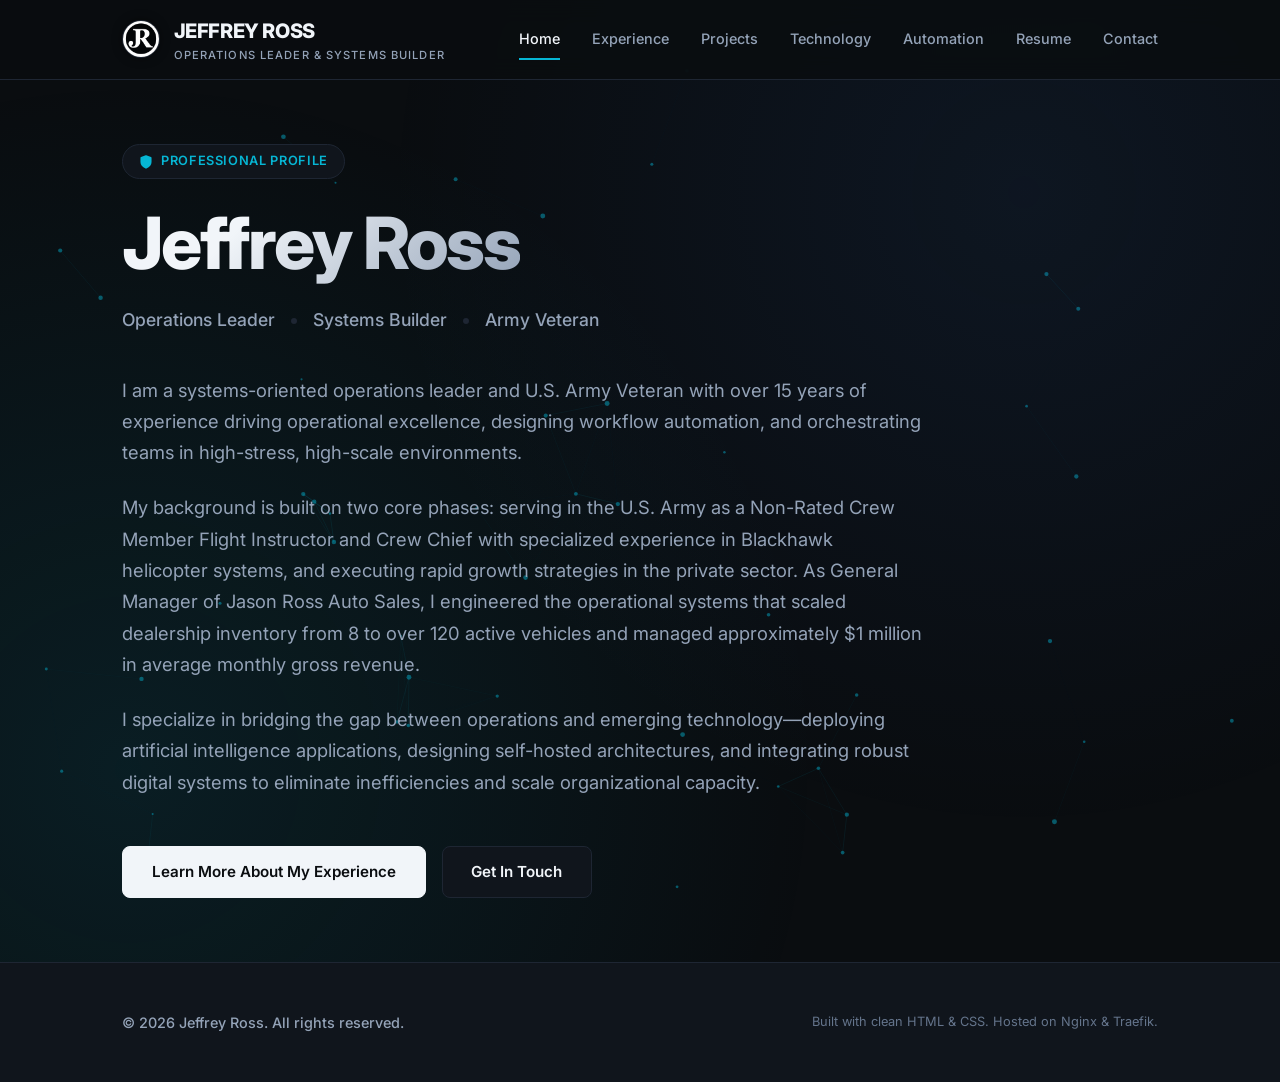
<file: index.html>
<!DOCTYPE html>
<html lang="en">
<head>
    <meta charset="UTF-8">
    <meta name="viewport" content="width=device-width, initial-scale=1.0">
    <meta name="description" content="Official website of Jeffrey Ross: Operations Leader, Systems Builder, and U.S. Army Veteran. Highlighting 15+ years of leadership, operational excellence, workflow automation, and emerging technology integration.">
    <meta name="keywords" content="Jeffrey Ross, Operations Leader, Systems Builder, Army Veteran, Flight Instructor, process engineering, workflow automation, artificial intelligence, enterprise systems, operational excellence">
    
    <!-- Open Graph / Facebook -->
    <meta property="og:type" content="website">
    <meta property="og:url" content="https://jeffreydanross.com/">
    <meta property="og:title" content="Jeffrey Ross | Operations Leader & Systems Builder">
    <meta property="og:description" content="Operations Leader and Systems Builder with 15+ years of leadership spanning military aviation flight instruction, business scale, process automation, and emerging tech.">
    <meta property="og:image" content="./images/og-card.png">

    <!-- Twitter -->
    <meta property="twitter:card" content="summary_large_image">
    <meta property="twitter:url" content="https://jeffreydanross.com/">
    <meta property="twitter:title" content="Jeffrey Ross | Operations Leader & Systems Builder">
    <meta property="twitter:description" content="Operations Leader and Systems Builder with 15+ years of leadership spanning military aviation flight instruction, business scale, process automation, and emerging tech.">
    <meta property="twitter:image" content="./images/og-card.png">

    <title>Jeffrey Ross | Operations Leader & Systems Builder</title>
    
    <!-- Favicon Links -->
    <link rel="apple-touch-icon" sizes="180x180" href="/apple-touch-icon.png">
    <link rel="icon" type="image/png" sizes="32x32" href="/favicon-32x32.png">
    <link rel="icon" type="image/png" sizes="16x16" href="/favicon-16x16.png">
    <link rel="shortcut icon" href="/favicon.ico">

    <!-- CSS Stylesheet -->
    <link rel="stylesheet" href="./css/style.css?v=1.0.2">
</head>
<body>

    <!-- Header Navigation -->
    <header class="site-header">
        <div class="container nav-container">
            <a href="/" class="logo" id="header-logo-link">
                <div class="logo-image-container">
                    <img src="./images/logo.png" alt="Jeffrey Ross Logo" class="logo-image">
                </div>
                <div class="logo-text">
                    <span class="logo-name">Jeffrey Ross</span>
                    <span class="logo-title">Operations Leader & Systems Builder</span>
                </div>
            </a>
            <button class="menu-toggle" id="mobile-menu-btn" aria-label="Toggle navigation menu" aria-expanded="false">
                <span></span>
                <span></span>
                <span></span>
            </button>
            <nav class="nav-menu" id="navigation-drawer">
                <a href="/" class="nav-link active" id="nav-home">Home</a>
                <a href="experience" class="nav-link" id="nav-experience">Experience</a>
                <a href="projects" class="nav-link" id="nav-projects">Projects</a>
                <a href="technology" class="nav-link" id="nav-technology">Technology</a>
                <a href="automation" class="nav-link" id="nav-automation">Automation</a>
                <a href="resume" class="nav-link" id="nav-resume">Resume</a>
                <a href="contact" class="nav-link" id="nav-contact">Contact</a>
            </nav>
        </div>
    </header>

    <!-- Main Content Area -->
    <main>
        <!-- Hero Section -->
        <section class="hero-section" id="hero">
            <div class="container">
                <div class="hero-content">
                    <div class="hero-badge">
                        <!-- Custom Inline SVG for Shield Check representing Veteran/Trust -->
                        <svg xmlns="http://www.w3.org/2000/svg" width="14" height="14" viewBox="0 0 24 24" fill="none" stroke="currentColor" stroke-width="3" stroke-linecap="round" stroke-linejoin="round">
                            <path d="M12 22s8-4 8-10V5l-8-3-8 3v7c0 6 8 10 8 10z"/>
                            <path d="m9 11 2 2 4-4"/>
                        </svg>
                        Professional Profile
                    </div>
                    
                    <h1 class="hero-name" id="main-heading">
                        <span>Jeffrey Ross</span>
                    </h1>
                    
                    <div class="hero-roles">
                        <span class="role-tag">Operations Leader</span>
                        <span class="role-tag">Systems Builder</span>
                        <span class="role-tag">Army Veteran</span>
                    </div>
                    
                    <div class="intro-text">
                        <p>
                            I am a systems-oriented operations leader and U.S. Army Veteran with over 15 years of experience driving operational excellence, designing workflow automation, and orchestrating teams in high-stress, high-scale environments.
                        </p>
                        <p>
                            My background is built on two core phases: serving in the U.S. Army as a Non-Rated Crew Member Flight Instructor and Crew Chief with specialized experience in Blackhawk helicopter systems, and executing rapid growth strategies in the private sector. As General Manager of Jason Ross Auto Sales, I engineered the operational systems that scaled dealership inventory from 8 to over 120 active vehicles and managed approximately $1 million in average monthly gross revenue.
                        </p>
                        <p>
                            I specialize in bridging the gap between operations and emerging technology—deploying artificial intelligence applications, designing self-hosted architectures, and integrating robust digital systems to eliminate inefficiencies and scale organizational capacity.
                        </p>
                    </div>
                    
                    <div class="cta-group">
                        <a href="experience" class="btn btn-primary" id="cta-learn-more">Learn More About My Experience</a>
                        <a href="contact" class="btn btn-secondary" id="cta-contact">Get In Touch</a>
                    </div>
                </div>
            </div>
        </section>
    </main>

    <!-- Footer Section -->
    <footer class="site-footer" id="site-footer">
        <div class="container footer-content">
            <div class="footer-copyright">
                &copy; 2026 Jeffrey Ross. All rights reserved.
            </div>
            <div class="footer-notes">
                Built with clean HTML & CSS. Hosted on Nginx & Traefik.
            </div>
        </div>
    </footer>

    <!-- JavaScript Control Logic -->
    <script src="./js/main.js?v=1.0.2"></script>
</body>
</html>
</file>
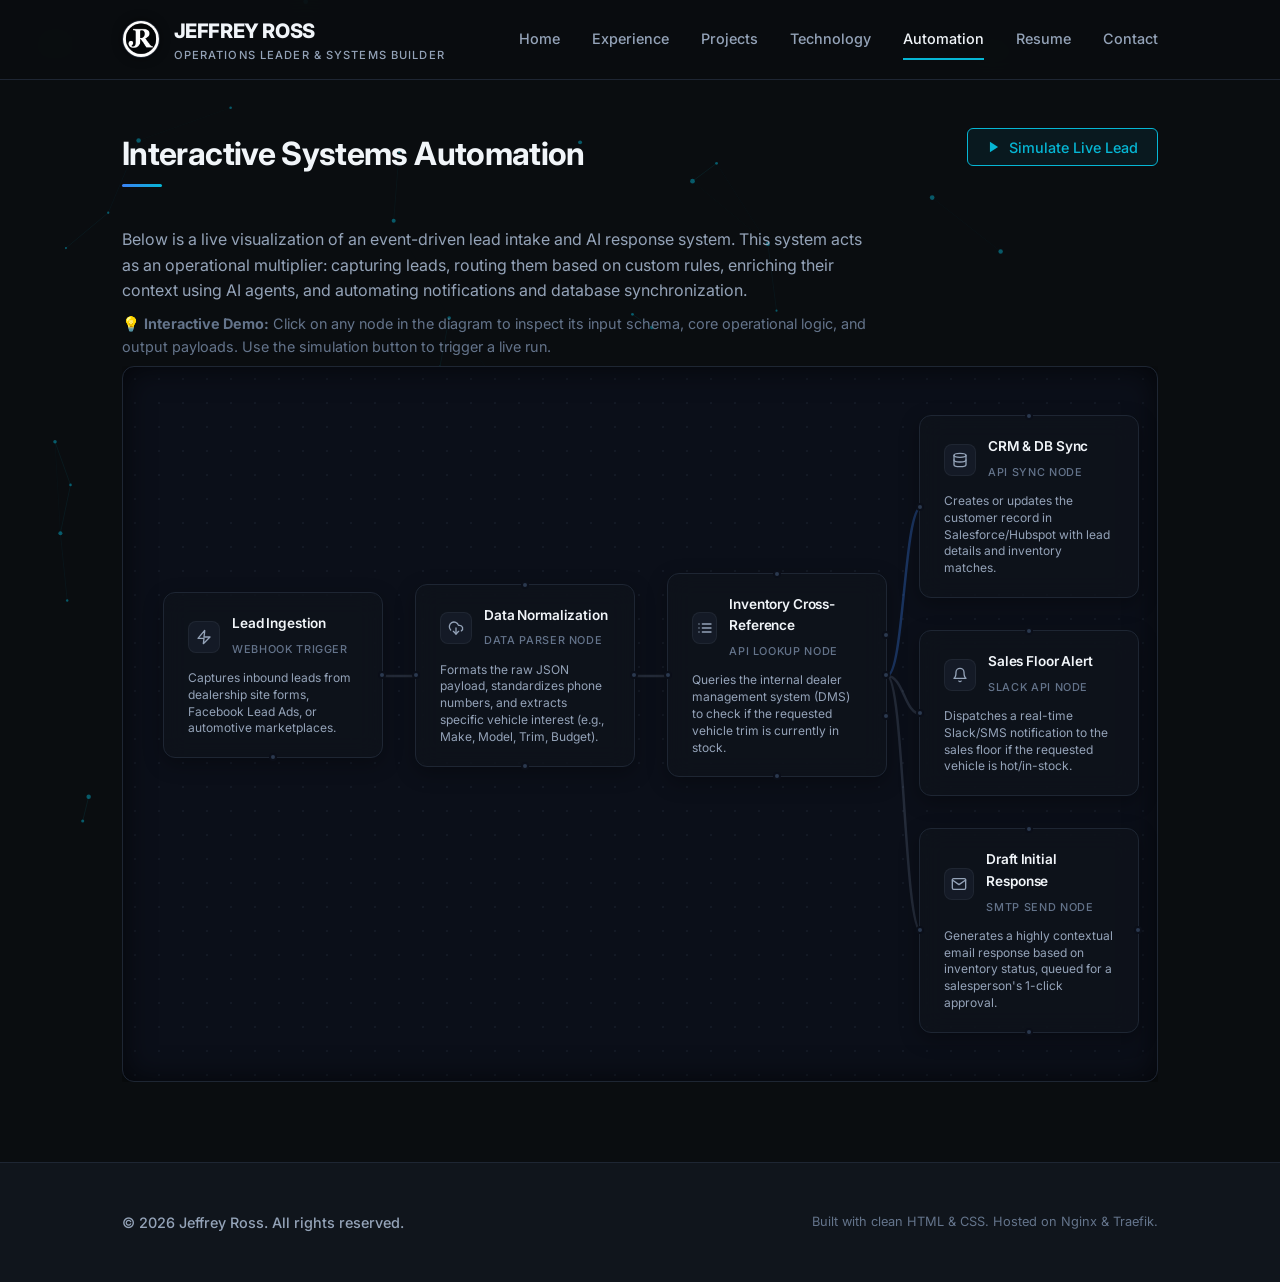
<file: automation.html>
<!DOCTYPE html>
<html lang="en">
<head>
    <meta charset="UTF-8">
    <meta name="viewport" content="width=device-width, initial-scale=1.0">
    <meta name="description" content="Interactive Systems Automation and Workflow Diagram of Jeffrey Ross. Learn how process pipelines, AI enrichment, routing conditions, and CRM synchronization scale business operations.">
    <meta name="keywords" content="Jeffrey Ross, workflow automation, process optimization, n8n automation, lead response systems, AI operations, CRM integration, database sync">
    
    <!-- Open Graph -->
    <meta property="og:type" content="website">
    <meta property="og:url" content="https://jeffreydanross.com/automation">
    <meta property="og:title" content="Interactive Automation Systems | Jeffrey Ross">
    <meta property="og:description" content="Explore details on business process automation systems, AI enrichment routing, and synchronized operations pipelines designed by Jeffrey Ross.">
    <meta property="og:image" content="./images/og-card.png">

    <title>Automation | Jeffrey Ross</title>
    
    <!-- Favicon Links -->
    <link rel="apple-touch-icon" sizes="180x180" href="/apple-touch-icon.png">
    <link rel="icon" type="image/png" sizes="32x32" href="/favicon-32x32.png">
    <link rel="icon" type="image/png" sizes="16x16" href="/favicon-16x16.png">
    <link rel="shortcut icon" href="/favicon.ico">

    <link rel="stylesheet" href="./css/style.css?v=1.0.2">
</head>
<body>

    <!-- Header Navigation -->
    <header class="site-header">
        <div class="container nav-container">
            <a href="/" class="logo" id="header-logo-link">
                <div class="logo-image-container">
                    <img src="./images/logo.png" alt="Jeffrey Ross Logo" class="logo-image">
                </div>
                <div class="logo-text">
                    <span class="logo-name">Jeffrey Ross</span>
                    <span class="logo-title">Operations Leader & Systems Builder</span>
                </div>
            </a>
            <button class="menu-toggle" id="mobile-menu-btn" aria-label="Toggle navigation menu" aria-expanded="false">
                <span></span>
                <span></span>
                <span></span>
            </button>
            <nav class="nav-menu" id="navigation-drawer">
                <a href="/" class="nav-link" id="nav-home">Home</a>
                <a href="experience" class="nav-link" id="nav-experience">Experience</a>
                <a href="projects" class="nav-link" id="nav-projects">Projects</a>
                <a href="technology" class="nav-link" id="nav-technology">Technology</a>
                <a href="automation" class="nav-link active" id="nav-automation">Automation</a>
                <a href="resume" class="nav-link" id="nav-resume">Resume</a>
                <a href="contact" class="nav-link" id="nav-contact">Contact</a>
            </nav>
        </div>
    </header>

    <!-- Main Content Area -->
    <main>
        <section class="section" id="automation-section" style="padding-top: calc(var(--header-height) + 3rem);">
            <div class="container">
                
                <div class="automation-header">
                    <div>
                        <h1 class="section-title" id="page-title">Interactive Systems Automation</h1>
                        <div class="automation-description">
                            <p>
                                Below is a live visualization of an event-driven lead intake and AI response system. This system acts as an operational multiplier: capturing leads, routing them based on custom rules, enriching their context using AI agents, and automating notifications and database synchronization.
                            </p>
                            <p style="margin-top: 0.5rem; font-size: 0.9rem; color: var(--text-muted);">
                                💡 <strong>Interactive Demo:</strong> Click on any node in the diagram to inspect its input schema, core operational logic, and output payloads. Use the simulation button to trigger a live run.
                            </p>
                        </div>
                    </div>
                    
                    <div class="automation-controls">
                        <button class="btn-simulation" id="run-simulation-btn" aria-label="Simulate a live lead submission workflow">
                            <!-- Custom inline play SVG -->
                            <svg xmlns="http://www.w3.org/2000/svg" width="14" height="14" viewBox="0 0 24 24" fill="currentColor">
                                <polygon points="5 3 19 12 5 21 5 3"/>
                            </svg>
                            Simulate Live Lead
                        </button>
                    </div>
                </div>

                <!-- Main Diagram Workspace -->
                <div class="workflow-workspace" id="diagram-workspace">
                    
                    <!-- Diagram Visual Canvas -->
                    <div class="workflow-canvas-wrapper">
                        <div class="workflow-canvas">
                            
                            <!-- SVG Connection Line Layer (Calculated dynamically via JS) -->
                            <svg id="workflow-connections" xmlns="http://www.w3.org/2000/svg"></svg>
                            
                            <!-- Semantic Grid Columns of Workflow Diagram -->
                            <div class="canvas-inner">
                                
                                <!-- STAGE 1: INGRESS (Trigger) -->
                                <div class="canvas-col" id="col-ingress">
                                    <div class="workflow-node" id="node-trigger" role="button" tabindex="0" aria-controls="node-inspector" aria-expanded="false">
                                        <div class="node-header">
                                            <div class="node-icon-wrapper">
                                                <svg xmlns="http://www.w3.org/2000/svg" viewBox="0 0 24 24" fill="none" stroke="currentColor" stroke-width="2" stroke-linecap="round" stroke-linejoin="round">
                                                    <path d="M13 2L3 14h9l-1 8 10-10h-9l1-8z"/>
                                                </svg>
                                            </div>
                                            <div>
                                                <div class="node-title">Lead Ingestion</div>
                                                <span class="node-type-label">Webhook Trigger</span>
                                            </div>
                                        </div>
                                        <div class="node-desc">Captures inbound leads from dealership site forms, Facebook Lead Ads, or automotive marketplaces.</div>
                                        
                                        <!-- Connectors -->
                                        <span class="node-socket socket-right"></span>
                                        <span class="node-socket socket-bottom"></span>
                                    </div>
                                </div>
                                
                                <!-- STAGE 2: NORMALIZATION -->
                                <div class="canvas-col" id="col-normalization">
                                    <div class="workflow-node" id="node-normalization" role="button" tabindex="0" aria-controls="node-inspector" aria-expanded="false">
                                        <div class="node-header">
                                            <div class="node-icon-wrapper">
                                                <svg xmlns="http://www.w3.org/2000/svg" viewBox="0 0 24 24" fill="none" stroke="currentColor" stroke-width="2" stroke-linecap="round" stroke-linejoin="round">
                                                    <path d="M4 14.899A7 7 0 1 1 15.71 8h1.79a4.5 4.5 0 0 1 2.5 8.242"></path>
                                                    <path d="M12 12v9"></path>
                                                    <path d="m8 17 4 4 4-4"></path>
                                                </svg>
                                            </div>
                                            <div>
                                                <div class="node-title">Data Normalization</div>
                                                <span class="node-type-label">Data Parser Node</span>
                                            </div>
                                        </div>
                                        <div class="node-desc">Formats the raw JSON payload, standardizes phone numbers, and extracts specific vehicle interest (e.g., Make, Model, Trim, Budget).</div>
                                        
                                        <!-- Connectors -->
                                        <span class="node-socket socket-left"></span>
                                        <span class="node-socket socket-top"></span>
                                        <span class="node-socket socket-right"></span>
                                        <span class="node-socket socket-bottom"></span>
                                    </div>
                                </div>
                                
                                <!-- STAGE 3: INVENTORY LOGIC -->
                                <div class="canvas-col" id="col-inventory">
                                    <div class="workflow-node" id="node-inventory" role="button" tabindex="0" aria-controls="node-inspector" aria-expanded="false">
                                        <div class="node-header">
                                            <div class="node-icon-wrapper">
                                                <svg xmlns="http://www.w3.org/2000/svg" viewBox="0 0 24 24" fill="none" stroke="currentColor" stroke-width="2" stroke-linecap="round" stroke-linejoin="round">
                                                    <line x1="8" y1="6" x2="21" y2="6"></line>
                                                    <line x1="8" y1="12" x2="21" y2="12"></line>
                                                    <line x1="8" y1="18" x2="21" y2="18"></line>
                                                    <line x1="3" y1="6" x2="3.01" y2="6"></line>
                                                    <line x1="3" y1="12" x2="3.01" y2="12"></line>
                                                    <line x1="3" y1="18" x2="3.01" y2="18"></line>
                                                </svg>
                                            </div>
                                            <div>
                                                <div class="node-title">Inventory Cross-Reference</div>
                                                <span class="node-type-label">API Lookup Node</span>
                                            </div>
                                        </div>
                                        <div class="node-desc">Queries the internal dealer management system (DMS) to check if the requested vehicle trim is currently in stock.</div>
                                        
                                        <!-- Connectors -->
                                        <span class="node-socket socket-left"></span>
                                        <span class="node-socket socket-top"></span>
                                        <span class="node-socket socket-right-top"></span>
                                        <span class="node-socket socket-right"></span>
                                        <span class="node-socket socket-right-bottom"></span>
                                        <span class="node-socket socket-bottom"></span>
                                    </div>
                                </div>
                                
                                <!-- STAGE 4: ACTIONS (CRM Sync, Slack Alert, Email Responder) -->
                                <div class="canvas-col" id="col-actions">
                                    <!-- CRM Sync -->
                                    <div class="workflow-node" id="node-action-crm" role="button" tabindex="0" aria-controls="node-inspector" aria-expanded="false">
                                        <div class="node-header">
                                            <div class="node-icon-wrapper">
                                                <svg xmlns="http://www.w3.org/2000/svg" viewBox="0 0 24 24" fill="none" stroke="currentColor" stroke-width="2" stroke-linecap="round" stroke-linejoin="round">
                                                    <ellipse cx="12" cy="5" rx="9" ry="3"/>
                                                    <path d="M3 5v14c0 1.66 4 3 9 3s9-1.34 9-3V5"/>
                                                    <path d="M3 12c0 1.66 4 3 9 3s9-1.34 9-3"/>
                                                </svg>
                                            </div>
                                            <div>
                                                <div class="node-title">CRM &amp; DB Sync</div>
                                                <span class="node-type-label">API Sync Node</span>
                                            </div>
                                        </div>
                                        <div class="node-desc">Creates or updates the customer record in Salesforce/Hubspot with lead details and inventory matches.</div>
                                        
                                        <!-- Connectors -->
                                        <span class="node-socket socket-left"></span>
                                        <span class="node-socket socket-top"></span>
                                    </div>
                                    
                                    <!-- Slack Notification -->
                                    <div class="workflow-node" id="node-action-slack" role="button" tabindex="0" aria-controls="node-inspector" aria-expanded="false">
                                        <div class="node-header">
                                            <div class="node-icon-wrapper">
                                                <svg xmlns="http://www.w3.org/2000/svg" viewBox="0 0 24 24" fill="none" stroke="currentColor" stroke-width="2" stroke-linecap="round" stroke-linejoin="round">
                                                    <path d="M18 8A6 6 0 0 0 6 8c0 7-3 9-3 9h18s-3-2-3-9"/>
                                                    <path d="M13.73 21a2 2 0 0 1-3.46 0"/>
                                                </svg>
                                            </div>
                                            <div>
                                                <div class="node-title">Sales Floor Alert</div>
                                                <span class="node-type-label">Slack API Node</span>
                                            </div>
                                        </div>
                                        <div class="node-desc">Dispatches a real-time Slack/SMS notification to the sales floor if the requested vehicle is hot/in-stock.</div>
                                        
                                        <!-- Connectors -->
                                        <span class="node-socket socket-left"></span>
                                        <span class="node-socket socket-top"></span>
                                    </div>
                                    
                                    <!-- Email Dispatcher -->
                                    <div class="workflow-node" id="node-action-email" role="button" tabindex="0" aria-controls="node-inspector" aria-expanded="false">
                                        <div class="node-header">
                                            <div class="node-icon-wrapper">
                                                <svg xmlns="http://www.w3.org/2000/svg" viewBox="0 0 24 24" fill="none" stroke="currentColor" stroke-width="2" stroke-linecap="round" stroke-linejoin="round">
                                                    <path d="M4 4h16c1.1 0 2 .9 2 2v12c0 1.1-.9 2-2 2H4c-1.1 0-2-.9-2-2V6c0-1.1.9-2 2-2z"/>
                                                    <polyline points="22,6 12,13 2,6"/>
                                                </svg>
                                            </div>
                                            <div>
                                                <div class="node-title">Draft Initial Response</div>
                                                <span class="node-type-label">SMTP Send Node</span>
                                            </div>
                                        </div>
                                        <div class="node-desc">Generates a highly contextual email response based on inventory status, queued for a salesperson's 1-click approval.</div>
                                        
                                        <!-- Connectors -->
                                        <span class="node-socket socket-left"></span>
                                        <span class="node-socket socket-top"></span>
                                        <span class="node-socket socket-right"></span>
                                        <span class="node-socket socket-bottom"></span>
                                    </div>
                                </div>
                                
                            </div> <!-- .canvas-inner -->
                        </div> <!-- .workflow-canvas -->
                    </div> <!-- .workflow-canvas-wrapper -->
                    
                    <!-- Inspector Details Panel (Initially closed, but JS forces opening on load) -->
                    <aside class="node-inspector" id="node-inspector" aria-label="Workflow Node Parameter Inspector" aria-hidden="true">
                        <div class="inspector-header">
                            <div class="inspector-header-left">
                                <h3 id="ins-node-title">Node Inspector</h3>
                                <span class="inspector-node-type badge-trigger" id="ins-node-type">Trigger Node</span>
                            </div>
                            <button class="close-btn" id="close-inspector-btn" aria-label="Close Inspector Panel">
                                <!-- Custom SVG close X -->
                                <svg xmlns="http://www.w3.org/2000/svg" width="18" height="18" viewBox="0 0 24 24" fill="none" stroke="currentColor" stroke-width="2.5" stroke-linecap="round" stroke-linejoin="round">
                                    <line x1="18" y1="6" x2="6" y2="18"/>
                                    <line x1="6" y1="6" x2="18" y2="18"/>
                                </svg>
                            </button>
                        </div>
                        
                        <div class="inspector-body">
                            <!-- Metadata section -->
                            <div class="inspector-meta">
                                <div class="meta-item">
                                    <div class="meta-label">Node Status</div>
                                    <div class="meta-value status-active" id="ins-node-status">Active</div>
                                </div>
                                <div class="meta-item">
                                    <div class="meta-label">Execution Time</div>
                                    <div class="meta-value">~45ms</div>
                                </div>
                            </div>
                            
                            <!-- Functional Description -->
                            <div>
                                <h4 class="inspector-section-title">Core Operations</h4>
                                <div class="inspector-desc" id="ins-node-description">
                                    Click any node to see how it operates within the pipeline.
                                </div>
                            </div>
                            
                            <!-- Business/Ops value -->
                            <div>
                                <h4 class="inspector-section-title">Operational Value</h4>
                                <div class="inspector-impact" id="ins-node-impact">
                                    Highlights efficiency benefits and bottlenecks replaced.
                                </div>
                            </div>
                            
                            <!-- Schemas/Variables -->
                            <div class="inspector-schemas">
                                <div class="schema-box">
                                    <h5 class="inspector-section-title">Inputs</h5>
                                    <ul id="ins-node-inputs">
                                        <!-- Populated via JS -->
                                    </ul>
                                </div>
                                <div class="schema-box">
                                    <h5 class="inspector-section-title">Outputs</h5>
                                    <ul id="ins-node-outputs">
                                        <!-- Populated via JS -->
                                    </ul>
                                </div>
                            </div>
                            
                            <!-- JSON Payload Block -->
                            <div>
                                <h4 class="inspector-section-title">Live Payload Output</h4>
                                <pre class="inspector-payload-preview"><code id="ins-node-payload">{}</code></pre>
                            </div>
                        </div>
                    </aside>
                    
                </div> <!-- .workflow-workspace -->
            </div>
        </section>
    </main>

    <!-- Footer Section -->
    <footer class="site-footer" id="site-footer">
        <div class="container footer-content">
            <div class="footer-copyright">
                &copy; 2026 Jeffrey Ross. All rights reserved.
            </div>
            <div class="footer-notes">
                Built with clean HTML & CSS. Hosted on Nginx & Traefik.
            </div>
        </div>
    </footer>

    <!-- JavaScript Control Logic -->
    <script src="./js/main.js?v=1.0.2"></script>
    <script src="./js/automation.js?v=1.0.2"></script>
</body>
</html>
</file>
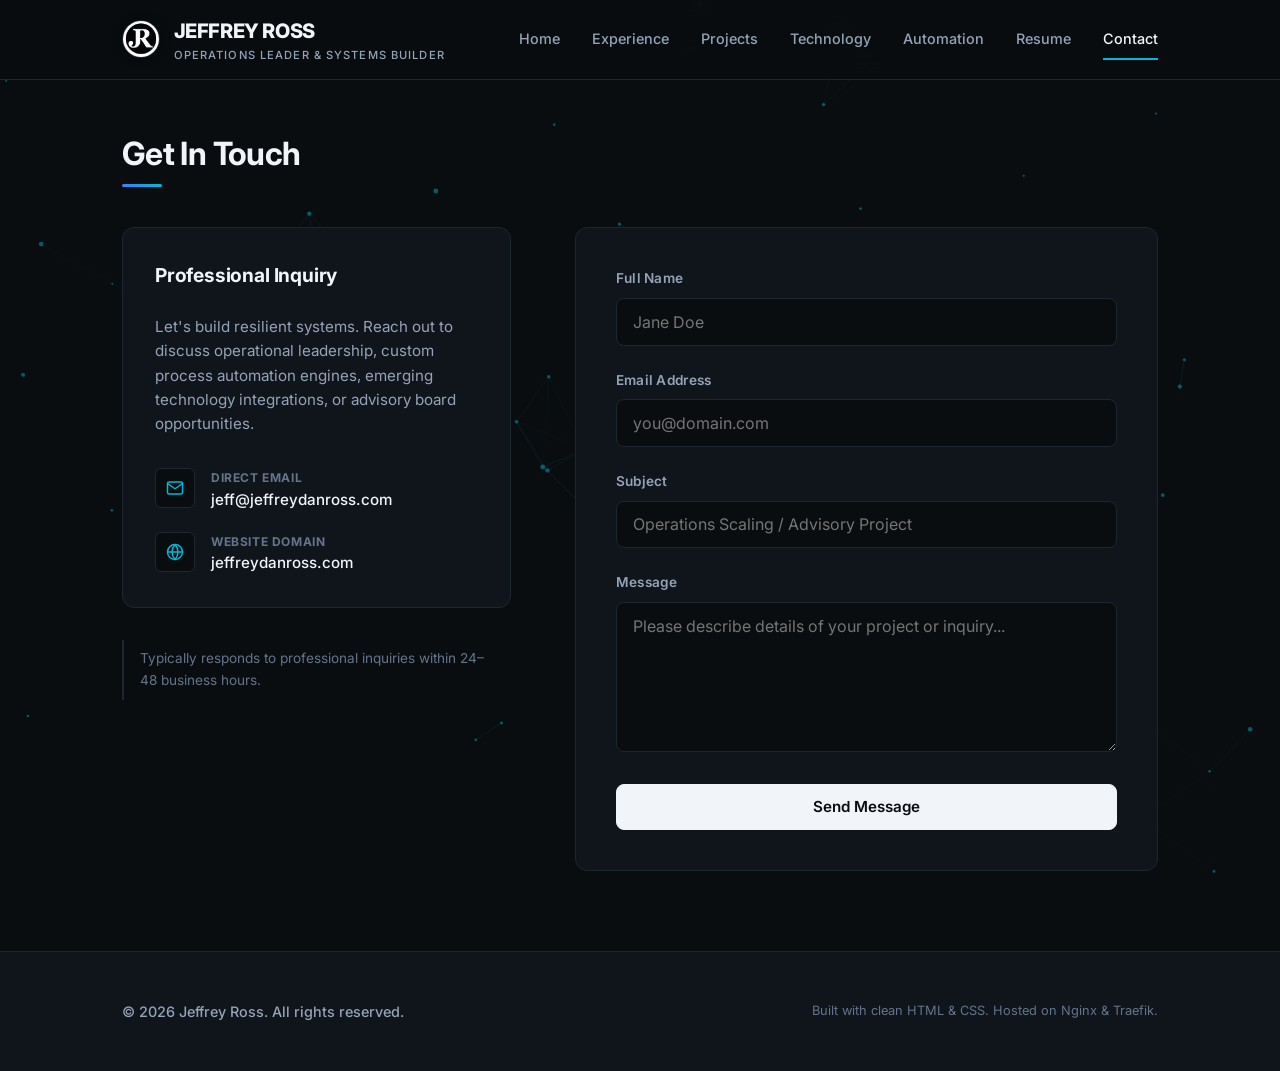
<file: contact.html>
<!DOCTYPE html>
<html lang="en">
<head>
    <meta charset="UTF-8">
    <meta name="viewport" content="width=device-width, initial-scale=1.0">
    <meta name="description" content="Contact Jeffrey Ross. Reach out regarding operations leadership, workflow automation engines, emerging technology systems integration, or advisory board opportunities.">
    
    <!-- Open Graph -->
    <meta property="og:type" content="website">
    <meta property="og:url" content="https://jeffreydanross.com/contact.html">
    <meta property="og:title" content="Contact Jeffrey Ross">
    <meta property="og:description" content="Get in touch regarding operational leadership, workflow automation, or advisory projects. Email: jeff@jeffreydanross.com">
    <meta property="og:image" content="./images/og-card.png">

    <title>Contact | Jeffrey Ross</title>
    
    <!-- Favicon Links -->
    <link rel="apple-touch-icon" sizes="180x180" href="/apple-touch-icon.png">
    <link rel="icon" type="image/png" sizes="32x32" href="/favicon-32x32.png">
    <link rel="icon" type="image/png" sizes="16x16" href="/favicon-16x16.png">
    <link rel="shortcut icon" href="/favicon.ico">

    <link rel="stylesheet" href="./css/style.css?v=1.0.2">
</head>
<body>

    <!-- Header Navigation -->
    <header class="site-header">
        <div class="container nav-container">
            <a href="/" class="logo" id="header-logo-link">
                <div class="logo-image-container">
                    <img src="./images/logo.png" alt="Jeffrey Ross Logo" class="logo-image">
                </div>
                <div class="logo-text">
                    <span class="logo-name">Jeffrey Ross</span>
                    <span class="logo-title">Operations Leader & Systems Builder</span>
                </div>
            </a>
            <button class="menu-toggle" id="mobile-menu-btn" aria-label="Toggle navigation menu" aria-expanded="false">
                <span></span>
                <span></span>
                <span></span>
            </button>
            <nav class="nav-menu" id="navigation-drawer">
                <a href="/" class="nav-link" id="nav-home">Home</a>
                <a href="experience" class="nav-link" id="nav-experience">Experience</a>
                <a href="projects" class="nav-link" id="nav-projects">Projects</a>
                <a href="technology" class="nav-link" id="nav-technology">Technology</a>
                <a href="automation" class="nav-link" id="nav-automation">Automation</a>
                <a href="resume" class="nav-link" id="nav-resume">Resume</a>
                <a href="contact" class="nav-link active" id="nav-contact">Contact</a>
            </nav>
        </div>
    </header>

    <!-- Main Content Area -->
    <main>
        <section class="section" id="contact-section" style="padding-top: calc(var(--header-height) + 3rem);">
            <div class="container">
                <h1 class="section-title" id="page-title">Get In Touch</h1>
                
                <div class="contact-layout" id="contact-details-grid">
                    
                    <!-- Contact Details Column -->
                    <div class="contact-info-block" id="contact-meta-column">
                        <div class="contact-card">
                            <h2 class="contact-card-title">Professional Inquiry</h2>
                            <p style="color: var(--text-secondary); font-size: 0.95rem; margin-bottom: 2rem;">
                                Let's build resilient systems. Reach out to discuss operational leadership, custom process automation engines, emerging technology integrations, or advisory board opportunities.
                            </p>
                            
                            <div class="contact-detail-list">
                                <!-- Email Detail -->
                                <div class="contact-detail-item">
                                    <div class="contact-detail-icon">
                                        <svg xmlns="http://www.w3.org/2000/svg" width="18" height="18" viewBox="0 0 24 24" fill="none" stroke="currentColor" stroke-width="2" stroke-linecap="round" stroke-linejoin="round">
                                            <path d="M4 4h16c1.1 0 2 .9 2 2v12c0 1.1-.9 2-2 2H4c-1.1 0-2-.9-2-2V6c0-1.1.9-2 2-2z"/>
                                            <polyline points="22,6 12,13 2,6"/>
                                        </svg>
                                    </div>
                                    <div class="contact-detail-content">
                                        <span class="contact-detail-label">Direct Email</span>
                                        <span class="contact-detail-value">
                                            <a href="mailto:jeff@jeffreydanross.com">jeff@jeffreydanross.com</a>
                                        </span>
                                    </div>
                                </div>

                                <!-- Website Info Detail -->
                                <div class="contact-detail-item">
                                    <div class="contact-detail-icon">
                                        <svg xmlns="http://www.w3.org/2000/svg" width="18" height="18" viewBox="0 0 24 24" fill="none" stroke="currentColor" stroke-width="2" stroke-linecap="round" stroke-linejoin="round">
                                            <circle cx="12" cy="12" r="10"/>
                                            <line x1="2" y1="12" x2="22" y2="12"/>
                                            <path d="M12 2a15.3 15.3 0 0 1 4 10 15.3 15.3 0 0 1-4 10 15.3 15.3 0 0 1-4-10 15.3 15.3 0 0 1 4-10z"/>
                                        </svg>
                                    </div>
                                    <div class="contact-detail-content">
                                        <span class="contact-detail-label">Website Domain</span>
                                        <span class="contact-detail-value">jeffreydanross.com</span>
                                    </div>
                                </div>
                            </div>
                        </div>

                        <!-- Availability Notice -->
                        <div style="font-size: 0.85rem; color: var(--text-muted); padding: 0.5rem 1rem; border-left: 2px solid var(--border-color);">
                            Typically responds to professional inquiries within 24–48 business hours.
                        </div>
                    </div>

                    <!-- Contact Form Column -->
                    <div class="contact-form-block" id="contact-form-column">
                        <div id="form-status" class="form-status" aria-live="polite"></div>
                        
                        <form id="contact-form" action="https://api.web3forms.com/submit" method="POST" novalidate>
                            <input type="hidden" name="access_key" value="ccaf53cd-6878-4d89-a320-45f22c1c454f">
                            <input type="checkbox" name="botcheck" class="hidden" style="display: none;">
                            <!-- Name Input -->
                            <div class="form-group">
                                <label for="name" class="form-label">Full Name</label>
                                <input type="text" id="name" name="name" class="form-input" placeholder="Jane Doe" required autocomplete="name">
                            </div>

                            <!-- Email Input -->
                            <div class="form-group">
                                <label for="email" class="form-label">Email Address</label>
                                <input type="email" id="email" name="email" class="form-input" placeholder="you@domain.com" required autocomplete="email">
                            </div>

                            <!-- Subject Input -->
                            <div class="form-group">
                                <label for="subject" class="form-label">Subject</label>
                                <input type="text" id="subject" name="subject" class="form-input" placeholder="Operations Scaling / Advisory Project" required>
                            </div>

                            <!-- Message Textarea -->
                            <div class="form-group">
                                <label for="message" class="form-label">Message</label>
                                <textarea id="message" name="message" class="form-input" placeholder="Please describe details of your project or inquiry..." required></textarea>
                            </div>

                            <!-- Submit Button -->
                            <button type="submit" class="btn btn-primary" id="form-submit-btn" style="width: 100%;">
                                Send Message
                            </button>
                        </form>
                    </div>

                </div>
            </div>
        </section>
    </main>

    <!-- Footer Section -->
    <footer class="site-footer" id="site-footer">
        <div class="container footer-content">
            <div class="footer-copyright">
                &copy; 2026 Jeffrey Ross. All rights reserved.
            </div>
            <div class="footer-notes">
                Built with clean HTML & CSS. Hosted on Nginx & Traefik.
            </div>
        </div>
    </footer>

    <!-- JavaScript Control Logic -->
    <script src="./js/main.js?v=1.0.2"></script>
</body>
</html>
</file>
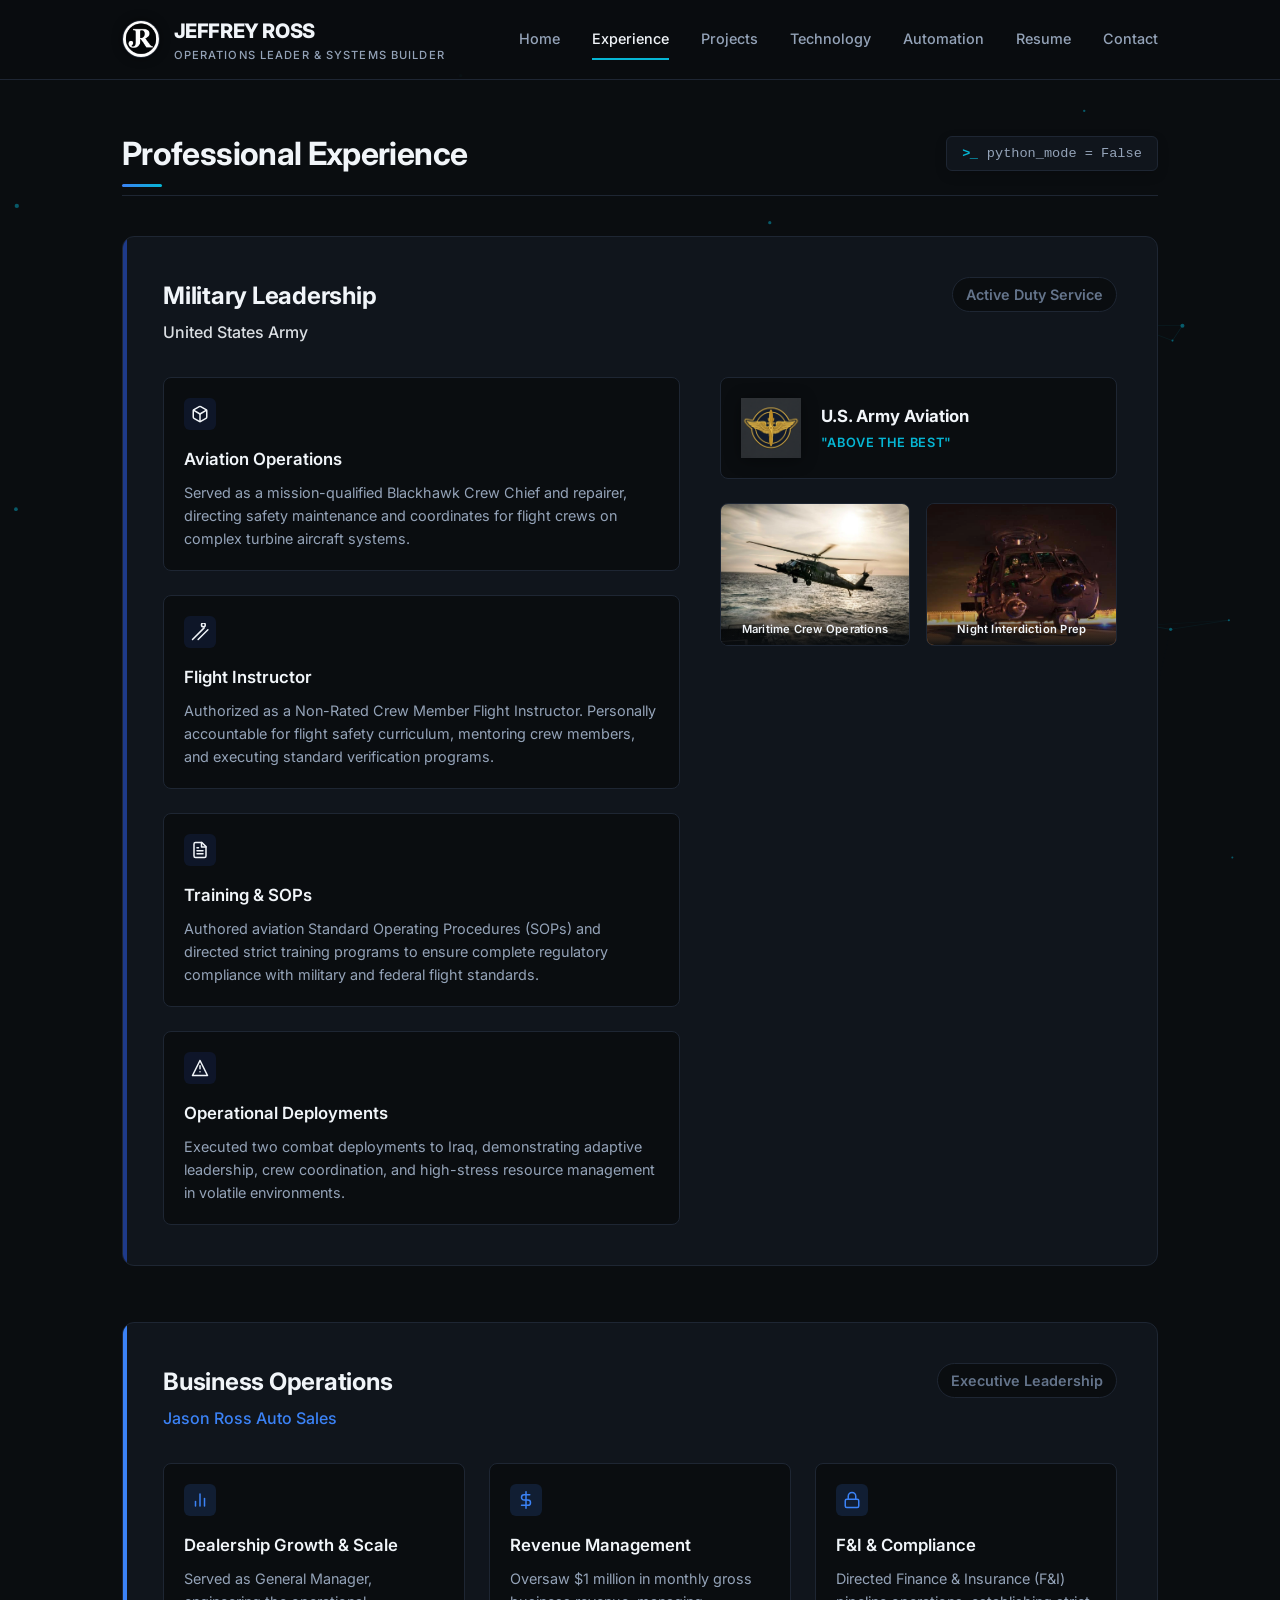
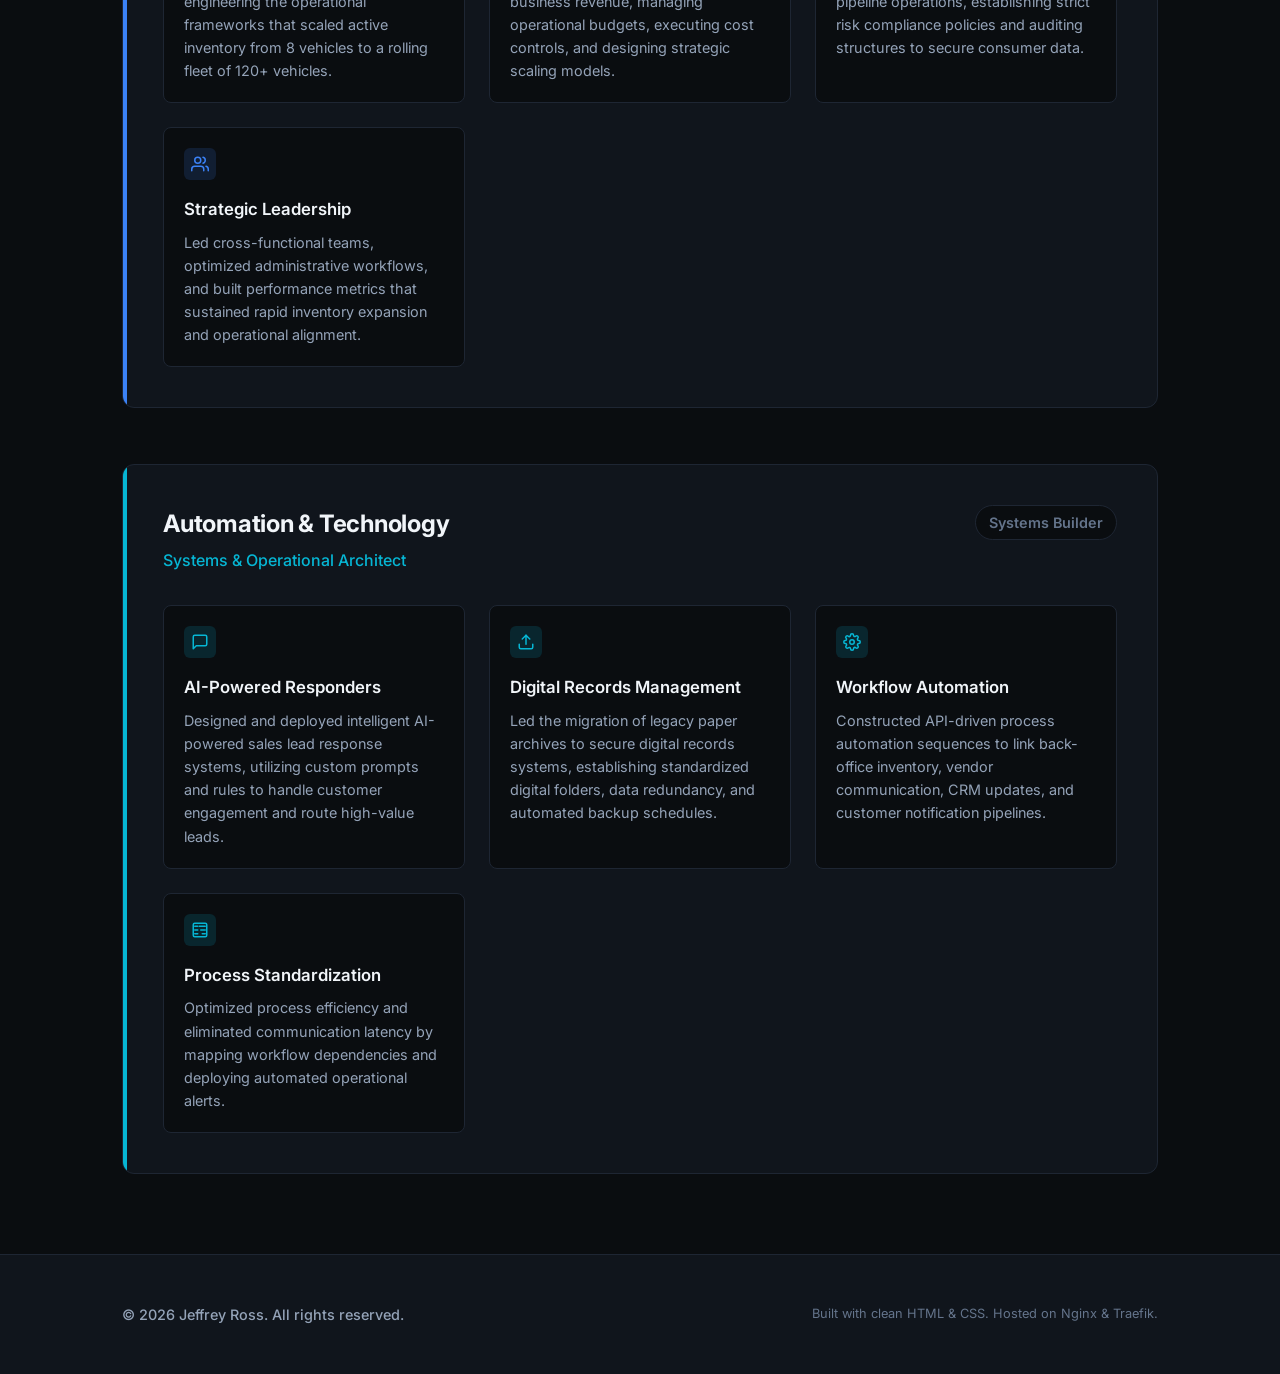
<file: experience.html>
<!DOCTYPE html>
<html lang="en">
<head>
    <meta charset="UTF-8">
    <meta name="viewport" content="width=device-width, initial-scale=1.0">
    <meta name="description" content="Professional experience of Jeffrey Ross: Operations Leader and Systems Builder. Review a 15+ year record of military aviation flight instruction, business operations scale, and custom workflow engineering.">
    
    <!-- Open Graph -->
    <meta property="og:type" content="website">
    <meta property="og:url" content="https://jeffreydanross.com/experience.html">
    <meta property="og:title" content="Professional Experience | Jeffrey Ross">
    <meta property="og:description" content="Review my background in U.S. Army aviation leadership, automotive general management, and custom workflow automation systems.">
    <meta property="og:image" content="./images/og-card.png">

    <title>Professional Experience | Jeffrey Ross</title>
    
    <!-- Favicon Links -->
    <link rel="apple-touch-icon" sizes="180x180" href="/apple-touch-icon.png">
    <link rel="icon" type="image/png" sizes="32x32" href="/favicon-32x32.png">
    <link rel="icon" type="image/png" sizes="16x16" href="/favicon-16x16.png">
    <link rel="shortcut icon" href="/favicon.ico">

    <link rel="stylesheet" href="./css/style.css?v=1.0.3">
</head>
<body>

    <!-- Header Navigation -->
    <header class="site-header">
        <div class="container nav-container">
            <a href="/" class="logo" id="header-logo-link">
                <div class="logo-image-container">
                    <img src="./images/logo.png" alt="Jeffrey Ross Logo" class="logo-image">
                </div>
                <div class="logo-text">
                    <span class="logo-name">Jeffrey Ross</span>
                    <span class="logo-title">Operations Leader & Systems Builder</span>
                </div>
            </a>
            <button class="menu-toggle" id="mobile-menu-btn" aria-label="Toggle navigation menu" aria-expanded="false">
                <span></span>
                <span></span>
                <span></span>
            </button>
            <nav class="nav-menu" id="navigation-drawer">
                <a href="/" class="nav-link" id="nav-home">Home</a>
                <a href="experience" class="nav-link active" id="nav-experience">Experience</a>
                <a href="projects" class="nav-link" id="nav-projects">Projects</a>
                <a href="technology" class="nav-link" id="nav-technology">Technology</a>
                <a href="automation" class="nav-link" id="nav-automation">Automation</a>
                <a href="resume" class="nav-link" id="nav-resume">Resume</a>
                <a href="contact" class="nav-link" id="nav-contact">Contact</a>
            </nav>
        </div>
    </header>

    <!-- Main Content Area -->
    <main>
        <section class="section" id="experience-section" style="padding-top: calc(var(--header-height) + 3rem);">
            <div class="container">
                <div class="section-header-row">
                    <h1 class="section-title" id="page-title">Professional Experience</h1>
                    <button class="python-toggle-btn" id="python-toggle" aria-label="Toggle Python Code View" aria-pressed="false">
                        <span class="terminal-prompt">&gt;_</span>
                        <span class="toggle-status">python_mode = False</span>
                    </button>
                </div>
                
                <div class="experience-content-wrapper">
                    <div class="experience-layout standard-view">
                    
                    <!-- SECTION 1: MILITARY LEADERSHIP -->
                    <div class="experience-block military" id="military-leadership-block">
                        <div class="experience-header">
                            <div class="exp-title-group">
                                <h3>Military Leadership</h3>
                                <span class="exp-company military-color">United States Army</span>
                            </div>
                            <span class="exp-date">Active Duty Service</span>
                        </div>
                        
                        <div class="military-grid-layout">
                            <div class="highlights-grid">
                                <!-- Highlighting: Blackhawk helicopter repairer & Crew Chief -->
                                <div class="highlight-item">
                                    <div class="highlight-icon">
                                        <svg xmlns="http://www.w3.org/2000/svg" width="18" height="18" viewBox="0 0 24 24" fill="none" stroke="currentColor" stroke-width="2" stroke-linecap="round" stroke-linejoin="round">
                                            <path d="M21 16V8a2 2 0 0 0-1-1.73l-7-4a2 2 0 0 0-2 0l-7 4A2 2 0 0 0 3 8v8a2 2 0 0 0 1 1.73l7 4a2 2 0 0 0 2 0l7-4A2 2 0 0 0 21 16z"/>
                                            <polyline points="3.27 6.96 12 12.01 20.73 6.96"/>
                                            <line x1="12" y1="22.08" x2="12" y2="12"/>
                                        </svg>
                                    </div>
                                    <h4>Aviation Operations</h4>
                                    <p>Served as a mission-qualified Blackhawk Crew Chief and repairer, directing safety maintenance and coordinates for flight crews on complex turbine aircraft systems.</p>
                                </div>

                                <!-- Highlighting: Non-Rated Crew Member Flight Instructor -->
                                <div class="highlight-item">
                                    <div class="highlight-icon">
                                        <svg xmlns="http://www.w3.org/2000/svg" width="18" height="18" viewBox="0 0 24 24" fill="none" stroke="currentColor" stroke-width="2" stroke-linecap="round" stroke-linejoin="round">
                                            <path d="M2 22 17.5 6.5"/>
                                            <path d="M9.5 22 22.5 9"/>
                                            <path d="M19 2.5a2.5 2.5 0 1 1-5 0 2.5 2.5 0 0 1 5 0Z"/>
                                        </svg>
                                    </div>
                                    <h4>Flight Instructor</h4>
                                    <p>Authorized as a Non-Rated Crew Member Flight Instructor. Personally accountable for flight safety curriculum, mentoring crew members, and executing standard verification programs.</p>
                                </div>

                                <!-- Highlighting: SOP & Training Oversight -->
                                <div class="highlight-item">
                                    <div class="highlight-icon">
                                        <svg xmlns="http://www.w3.org/2000/svg" width="18" height="18" viewBox="0 0 24 24" fill="none" stroke="currentColor" stroke-width="2" stroke-linecap="round" stroke-linejoin="round">
                                            <path d="M14.5 2H6a2 2 0 0 0-2 2v16a2 2 0 0 0 2 2h12a2 2 0 0 0 2-2V7.5L14.5 2z"/>
                                            <polyline points="14 2 14 8 20 8"/>
                                            <line x1="16" y1="13" x2="8" y2="13"/>
                                            <line x1="16" y1="17" x2="8" y2="17"/>
                                            <line x1="10" y1="9" x2="8" y2="9"/>
                                        </svg>
                                    </div>
                                    <h4>Training &amp; SOPs</h4>
                                    <p>Authored aviation Standard Operating Procedures (SOPs) and directed strict training programs to ensure complete regulatory compliance with military and federal flight standards.</p>
                                </div>

                                <!-- Highlighting: Combat Deployments -->
                                <div class="highlight-item">
                                    <div class="highlight-icon">
                                        <svg xmlns="http://www.w3.org/2000/svg" width="18" height="18" viewBox="0 0 24 24" fill="none" stroke="currentColor" stroke-width="2" stroke-linecap="round" stroke-linejoin="round">
                                            <polygon points="12 2 2 22 22 22"/>
                                            <line x1="12" y1="9" x2="12" y2="13"/>
                                            <line x1="12" y1="17" x2="12.01" y2="17"/>
                                        </svg>
                                    </div>
                                    <h4>Operational Deployments</h4>
                                    <p>Executed two combat deployments to Iraq, demonstrating adaptive leadership, crew coordination, and high-stress resource management in volatile environments.</p>
                                </div>
                            </div>

                            <!-- Military Media Gallery -->
                            <div class="military-gallery">
                                <div class="gallery-crest-wrapper">
                                    <img src="./images/army-aviation-insignia.png" alt="U.S. Army Aviation Insignia" class="gallery-crest-img">
                                    <div class="crest-details">
                                        <h4>U.S. Army Aviation</h4>
                                        <p class="motto">"Above the Best"</p>
                                    </div>
                                </div>
                                
                                <div class="gallery-photos-grid">
                                    <div class="gallery-photo-item">
                                        <img src="./images/mh60-sea.webp" alt="MH-60 Black Hawk over sea next to ship deck at sunset" class="gallery-photo">
                                        <span class="photo-caption">Maritime Crew Operations</span>
                                    </div>
                                    <div class="gallery-photo-item">
                                        <img src="./images/mh60-night.webp" alt="MH-60 Black Hawk on flightline at night with green cockpit lighting" class="gallery-photo">
                                        <span class="photo-caption">Night Interdiction Prep</span>
                                    </div>
                                </div>
                            </div>
                        </div>
                    </div>

                    <!-- SECTION 2: BUSINESS OPERATIONS -->
                    <div class="experience-block business" id="business-operations-block">
                        <div class="experience-header">
                            <div class="exp-title-group">
                                <h3>Business Operations</h3>
                                <span class="exp-company business-color">Jason Ross Auto Sales</span>
                            </div>
                            <span class="exp-date">Executive Leadership</span>
                        </div>
                        
                        <div class="highlights-grid">
                            <!-- Highlighting: General Manager & Scale -->
                            <div class="highlight-item">
                                <div class="highlight-icon">
                                    <svg xmlns="http://www.w3.org/2000/svg" width="18" height="18" viewBox="0 0 24 24" fill="none" stroke="currentColor" stroke-width="2" stroke-linecap="round" stroke-linejoin="round">
                                        <line x1="18" y1="20" x2="18" y2="10"/>
                                        <line x1="12" y1="20" x2="12" y2="4"/>
                                        <line x1="6" y1="20" x2="6" y2="14"/>
                                    </svg>
                                </div>
                                <h4>Dealership Growth &amp; Scale</h4>
                                <p>Served as General Manager, engineering the operational frameworks that scaled active inventory from 8 vehicles to a rolling fleet of 120+ vehicles.</p>
                            </div>

                            <!-- Highlighting: Revenue Management -->
                            <div class="highlight-item">
                                <div class="highlight-icon">
                                    <svg xmlns="http://www.w3.org/2000/svg" width="18" height="18" viewBox="0 0 24 24" fill="none" stroke="currentColor" stroke-width="2" stroke-linecap="round" stroke-linejoin="round">
                                        <line x1="12" y1="1" x2="12" y2="23"/>
                                        <path d="M17 5H9.5a3.5 3.5 0 0 0 0 7h5a3.5 3.5 0 0 1 0 7H6"/>
                                    </svg>
                                </div>
                                <h4>Revenue Management</h4>
                                <p>Oversaw $1 million in monthly gross business revenue, managing operational budgets, executing cost controls, and designing strategic scaling models.</p>
                            </div>

                            <!-- Highlighting: Finance, Insurance & Compliance -->
                            <div class="highlight-item">
                                <div class="highlight-icon">
                                    <svg xmlns="http://www.w3.org/2000/svg" width="18" height="18" viewBox="0 0 24 24" fill="none" stroke="currentColor" stroke-width="2" stroke-linecap="round" stroke-linejoin="round">
                                        <rect x="3" y="11" width="18" height="11" rx="2" ry="2"/>
                                        <path d="M7 11V7a5 5 0 0 1 10 0v4"/>
                                    </svg>
                                </div>
                                <h4>F&amp;I &amp; Compliance</h4>
                                <p>Directed Finance &amp; Insurance (F&amp;I) pipeline operations, establishing strict risk compliance policies and auditing structures to secure consumer data.</p>
                            </div>

                            <!-- Highlighting: Strategic Planning & Team Leadership -->
                            <div class="highlight-item">
                                <div class="highlight-icon">
                                    <svg xmlns="http://www.w3.org/2000/svg" width="18" height="18" viewBox="0 0 24 24" fill="none" stroke="currentColor" stroke-width="2" stroke-linecap="round" stroke-linejoin="round">
                                        <path d="M17 21v-2a4 4 0 0 0-4-4H5a4 4 0 0 0-4 4v2"/>
                                        <circle cx="9" cy="7" r="4"/>
                                        <path d="M23 21v-2a4 4 0 0 0-3-3.87"/>
                                        <path d="M16 3.13a4 4 0 0 1 0 7.75"/>
                                    </svg>
                                </div>
                                <h4>Strategic Leadership</h4>
                                <p>Led cross-functional teams, optimized administrative workflows, and built performance metrics that sustained rapid inventory expansion and operational alignment.</p>
                            </div>
                        </div>
                    </div>

                    <!-- SECTION 3: AUTOMATION & TECHNOLOGY -->
                    <div class="experience-block automation" id="automation-technology-block">
                        <div class="experience-header">
                            <div class="exp-title-group">
                                <h3>Automation &amp; Technology</h3>
                                <span class="exp-company automation-color">Systems &amp; Operational Architect</span>
                            </div>
                            <span class="exp-date">Systems Builder</span>
                        </div>
                        
                        <div class="highlights-grid">
                            <!-- Highlighting: AI Sales Lead Response -->
                            <div class="highlight-item">
                                <div class="highlight-icon">
                                    <svg xmlns="http://www.w3.org/2000/svg" width="18" height="18" viewBox="0 0 24 24" fill="none" stroke="currentColor" stroke-width="2" stroke-linecap="round" stroke-linejoin="round">
                                        <path d="M21 15a2 2 0 0 1-2 2H7l-4 4V5a2 2 0 0 1 2-2h14a2 2 0 0 1 2 2z"/>
                                    </svg>
                                </div>
                                <h4>AI-Powered Responders</h4>
                                <p>Designed and deployed intelligent AI-powered sales lead response systems, utilizing custom prompts and rules to handle customer engagement and route high-value leads.</p>
                            </div>

                            <!-- Highlighting: Digital Records Management -->
                            <div class="highlight-item">
                                <div class="highlight-icon">
                                    <svg xmlns="http://www.w3.org/2000/svg" width="18" height="18" viewBox="0 0 24 24" fill="none" stroke="currentColor" stroke-width="2" stroke-linecap="round" stroke-linejoin="round">
                                        <path d="M21 15v4a2 2 0 0 1-2 2H5a2 2 0 0 1-2-2v-4"/>
                                        <polyline points="17 8 12 3 7 8"/>
                                        <line x1="12" y1="3" x2="12" y2="15"/>
                                    </svg>
                                </div>
                                <h4>Digital Records Management</h4>
                                <p>Led the migration of legacy paper archives to secure digital records systems, establishing standardized digital folders, data redundancy, and automated backup schedules.</p>
                            </div>

                            <!-- Highlighting: Workflow Automation -->
                            <div class="highlight-item">
                                <div class="highlight-icon">
                                    <svg xmlns="http://www.w3.org/2000/svg" width="18" height="18" viewBox="0 0 24 24" fill="none" stroke="currentColor" stroke-width="2" stroke-linecap="round" stroke-linejoin="round">
                                        <circle cx="12" cy="12" r="3"/>
                                        <path d="M19.4 15a1.65 1.65 0 0 0 .33 1.82l.06.06a2 2 0 1 1-2.83 2.83l-.06-.06a1.65 1.65 0 0 0-1.82-.33 1.65 1.65 0 0 0-1 1.51V21a2 2 0 0 1-4 0v-.09A1.65 1.65 0 0 0 9 19.4a1.65 1.65 0 0 0-1.82.33l-.06.06a2 2 0 1 1-2.83-2.83l.06-.06a1.65 1.65 0 0 0 .33-1.82 1.65 1.65 0 0 0-1.51-1H3a2 2 0 0 1 0-4h.09A1.65 1.65 0 0 0 4.6 9a1.65 1.65 0 0 0-.33-1.82l-.06-.06a2 2 0 1 1 2.83-2.83l.06.06a1.65 1.65 0 0 0 1.82.33H9a1.65 1.65 0 0 0 1-1.51V3a2 2 0 0 1 4 0v.09a1.65 1.65 0 0 0 1 1.51 1.65 1.65 0 0 0 1.82-.33l.06-.06a2 2 0 1 1 2.83 2.83l-.06.06a1.65 1.65 0 0 0-.33 1.82V9a1.65 1.65 0 0 0 1.51 1H21a2 2 0 0 1 0 4h-.09a1.65 1.65 0 0 0-1.51 1z"/>
                                    </svg>
                                </div>
                                <h4>Workflow Automation</h4>
                                <p>Constructed API-driven process automation sequences to link back-office inventory, vendor communication, CRM updates, and customer notification pipelines.</p>
                            </div>

                            <!-- Highlighting: Efficiency & Standardization -->
                            <div class="highlight-item">
                                <div class="highlight-icon">
                                    <svg xmlns="http://www.w3.org/2000/svg" width="18" height="18" viewBox="0 0 24 24" fill="none" stroke="currentColor" stroke-width="2" stroke-linecap="round" stroke-linejoin="round">
                                        <rect x="3" y="3" width="18" height="18" rx="2"/>
                                        <path d="M9 17H5"/>
                                        <path d="M19 17h-4"/>
                                        <path d="M9 12H5"/>
                                        <path d="M19 12h-6"/>
                                        <path d="M9 7H5"/>
                                        <path d="M19 7H11"/>
                                    </svg>
                                </div>
                                <h4>Process Standardization</h4>
                                <p>Optimized process efficiency and eliminated communication latency by mapping workflow dependencies and deploying automated operational alerts.</p>
                            </div>
                        </div> <!-- Close highlights-grid -->
                    </div> <!-- Close experience-block automation -->
                </div> <!-- Close .standard-view -->
                
                <!-- IDE-style Python Code View -->
                <div class="code-editor-wrapper" id="python-code-view" style="display: none;">
                    <!-- IDE Window Header -->
                    <div class="ide-titlebar">
                        <div class="ide-dots">
                            <span class="ide-dot red"></span>
                            <span class="ide-dot yellow"></span>
                            <span class="ide-dot green"></span>
                        </div>
                        <div class="ide-title">jeffrey_ross.py</div>
                        <div class="ide-actions">
                            <button class="ide-action-btn copy-btn" id="code-copy-btn" title="Copy Code" aria-label="Copy Code">
                                <svg viewBox="0 0 24 24" width="16" height="16" stroke="currentColor" stroke-width="2" fill="none" stroke-linecap="round" stroke-linejoin="round">
                                    <rect x="9" y="9" width="13" height="13" rx="2" ry="2"></rect>
                                    <path d="M5 15H4a2 2 0 0 1-2-2V4a2 2 0 0 1 2-2h9a2 2 0 0 1 2 2v1"></path>
                                </svg>
                                <span class="copy-tooltip">Copy</span>
                            </button>
                        </div>
                    </div>
                    <!-- IDE Tab bar -->
                    <div class="ide-tabs-container">
                        <div class="ide-tab active">
                            <svg class="python-icon" viewBox="0 0 24 24" width="16" height="16">
                                <path fill="#3776AB" d="M14.25.18l.9.2.73.26.59.3.45.32.34.34.25.34.18.33.1.37.06.4v2.4H14v-.27c0-.52-.15-.97-.47-1.33s-.79-.54-1.4-.54H9.6c-.66 0-1.19.18-1.6.54C7.6 3.4 7.4 3.9 7.4 4.5v1.8h6.8c.84 0 1.54.27 2.1.8s.84 1.22.84 2.05v3.6c0 .82-.28 1.5-.84 2.03s-1.26.8-2.1.8H9.36c-.84 0-1.54-.26-2.1-.8S6.4 13.57 6.4 12.75V9.9H2.8c-.85 0-1.54-.27-2.1-.8S.14 7.88.14 7.05v-3.6c0-.83.27-1.5.83-2.04S2.23.6 3.08.6H5.8V2.4c0 .54.16 1 .48 1.34s.8.5 1.44.5h2.52c.67 0 1.2-.17 1.6-.5.4-.35.6-.8.6-1.34V.4c0-.07.03-.13.1-.2s.13-.1.2-.1h1.9zm-8.37 2c-.2 0-.36.06-.48.2s-.18.3-.18.52c0 .2.06.37.18.5s.28.18.48.18c.22 0 .38-.06.5-.2s.18-.3.18-.5c0-.23-.06-.4-.18-.54s-.28-.2-.5-.2zM9.36 7.8c-.85 0-1.54.27-2.1.8s-.84 1.23-.84 2.05v3.6c0 .83.28 1.52.84 2.05s1.25.8 2.1.8H14c.54 0 .98-.16 1.3-.47s.48-.76.48-1.33v-1.8H9c-.83 0-1.53-.27-2.1-.8S6.3 11.4 6.3 10.57v-.27h3.6c.66 0 1.19-.18 1.6-.54.4-.36.6-.86.6-1.5V6H9.36v1.8zm3.24 9.9c-.22 0-.38.07-.5.2s-.18.32-.18.54c0 .22.06.38.18.5.28.18.5.18c.2 0 .36-.06.48-.18s.18-.3.18-.5c0-.22-.06-.38-.18-.5s-.28-.2-.48-.2z"/>
                            </svg>
                            <span>jeffrey_ross.py</span>
                        </div>
                    </div>
                    <!-- IDE Breadcrumbs -->
                    <div class="ide-breadcrumbs">
                        <span>src</span> &gt; <span>portfolio</span> &gt; <span>experience</span> &gt; <span class="active">jeffrey_ross.py</span>
                    </div>
                    <!-- Editor Body -->
                    <div class="ide-editor-main">
                        <div class="ide-gutter" aria-hidden="true">
                            <span>1</span><span>2</span><span>3</span><span>4</span><span>5</span><span>6</span><span>7</span><span>8</span><span>9</span><span>10</span><span>11</span><span>12</span><span>13</span><span>14</span><span>15</span><span>16</span><span>17</span><span>18</span><span>19</span><span>20</span><span>21</span><span>22</span><span>23</span><span>24</span><span>25</span><span>26</span><span>27</span><span>28</span><span>29</span><span>30</span><span>31</span><span>32</span><span>33</span><span>34</span><span>35</span><span>36</span><span>37</span><span>38</span><span>39</span><span>40</span><span>41</span><span>42</span><span>43</span><span>44</span><span>45</span><span>46</span><span>47</span><span>48</span><span>49</span><span>50</span><span>51</span><span>52</span><span>53</span><span>54</span><span>55</span><span>56</span><span>57</span><span>58</span><span>59</span><span>60</span><span>61</span><span>62</span><span>63</span><span>64</span><span>65</span><span>66</span><span>67</span><span>68</span><span>69</span><span>70</span>
                        </div>
                        <div class="ide-code-viewport">
                            <pre><code><span class="py-keyword">class</span> <span class="py-class">JeffreyRoss</span>:
    <span class="py-keyword">def</span> <span class="py-builtin">__init__</span>(<span class="py-self">self</span>):
        <span class="py-self">self</span>.name = <span class="py-string">"Jeffrey Ross"</span>
        <span class="py-self">self</span>.title = <span class="py-string">"Operations Leader &amp; Systems Builder"</span>
        
        <span class="py-comment"># 1. Military Leadership: US Army Active Duty</span>
        <span class="py-self">self</span>.military_leadership = {
            <span class="py-key">"organization"</span>: <span class="py-string">"United States Army"</span>,
            <span class="py-key">"role"</span>: <span class="py-string">"Active Duty Service"</span>,
            <span class="py-key">"aviation_operations"</span>: (
                <span class="py-string">"Blackhawk Crew Chief &amp; repairer. Directed safety maintenance "</span>
                <span class="py-string">"and coordinates for flight crews on complex turbine aircraft."</span>
            ),
            <span class="py-key">"flight_instructor"</span>: (
                <span class="py-string">"Non Rated Crew Member Flight Instructor. Accountable for flight "</span>
                <span class="py-string">"safety curriculum, mentoring, and standard verification."</span>
            ),
            <span class="py-key">"training_and_sops"</span>: (
                <span class="py-string">"Authored aviation SOPs; directed training programs to ensure "</span>
                <span class="py-string">"regulatory compliance with military &amp; federal flight standards."</span>
            ),
            <span class="py-key">"deployments"</span>: [
                <span class="py-string">"Two combat deployments to Iraq demonstrating adaptive leadership,"</span>
                <span class="py-string">"high stress resource management, and crew coordination."</span>
            ]
        }
        
        <span class="py-comment"># 2. Business Operations: Jason Ross Auto Sales Executive Leadership</span>
        <span class="py-self">self</span>.business_operations = {
            <span class="py-key">"organization"</span>: <span class="py-string">"Jason Ross Auto Sales"</span>,
            <span class="py-key">"role"</span>: <span class="py-string">"Executive Leadership"</span>,
            <span class="py-key">"dealership_growth"</span>: (
                <span class="py-string">"General Manager. Engineered frameworks scaling inventory "</span>
                <span class="py-string">"from 8 vehicles to a rolling fleet of 120+ vehicles."</span>
            ),
            <span class="py-key">"revenue_management"</span>: (
                <span class="py-string">"Oversaw $1M+ monthly gross revenue, managing operational budgets "</span>
                <span class="py-string">"and executing cost control scaling models."</span>
            ),
            <span class="py-key">"fi_compliance"</span>: (
                <span class="py-string">"Directed Finance &amp; Insurance (F&amp;I) pipeline operations. "</span>
                <span class="py-string">"Established risk compliance policies and audited structures."</span>
            ),
            <span class="py-key">"strategic_leadership"</span>: (
                <span class="py-string">"Led cross functional teams, optimized administrative workflows, "</span>
                <span class="py-string">"and built performance metrics for scale."</span>
            )
        }
        
        <span class="py-comment"># 3. Automation &amp; Technology: Systems &amp; Operational Architect</span>
        <span class="py-self">self</span>.automation_technology = {
            <span class="py-key">"organization"</span>: <span class="py-string">"Systems &amp; Operational Architect"</span>,
            <span class="py-key">"role"</span>: <span class="py-string">"Systems Builder"</span>,
            <span class="py-key">"ai_responders"</span>: (
                <span class="py-string">"Deployed intelligent AI sales lead response systems using "</span>
                <span class="py-string">"custom rules/prompts for high value routing."</span>
            ),
            <span class="py-key">"records_management"</span>: (
                <span class="py-string">"Migrated legacy paper archives to secure digital records. "</span>
                <span class="py-string">"Established structure, redundancy, and automated backups."</span>
            ),
            <span class="py-key">"workflow_automation"</span>: (
                <span class="py-string">"Built API driven process automation sequences linking CRM, "</span>
                <span class="py-string">"inventory, vendor communications, and notifications."</span>
            ),
            <span class="py-key">"process_standardization"</span>: (
                <span class="py-string">"Optimized efficiency by mapping workflow dependencies and "</span>
                <span class="py-string">"deploying automated operational alerts."</span>
            )
        }</code></pre>
                        </div>
                    </div>
                    <!-- IDE Statusbar -->
                    <div class="ide-statusbar">
                        <div class="status-left">
                            <span class="status-item git-branch">
                                <svg width="14" height="14" viewBox="0 0 24 24" fill="none" stroke="currentColor" stroke-width="2" stroke-linecap="round" stroke-linejoin="round">
                                    <line x1="6" y1="3" x2="6" y2="15"></line>
                                    <circle cx="18" cy="6" r="3"></circle>
                                    <circle cx="6" cy="18" r="3"></circle>
                                    <path d="M18 9a9 9 0 0 1-9 9"></path>
                                </svg>
                                <span>main</span>
                            </span>
                            <span class="status-item status-sync">
                                <svg width="14" height="14" viewBox="0 0 24 24" fill="none" stroke="currentColor" stroke-width="2" stroke-linecap="round" stroke-linejoin="round">
                                    <path d="M21.5 2v6h-6M21.34 15.57a10 10 0 1 1-.57-8.38l5.67-5.67"></path>
                                </svg>
                                <span>sync</span>
                            </span>
                        </div>
                        <div class="status-right">
                            <span class="status-item">Ln 1, Col 1</span>
                            <span class="status-item">Spaces: 4</span>
                            <span class="status-item">UTF-8</span>
                            <span class="status-item">Python 3.10.8</span>
                        </div>
                    </div>
                </div>
                
                </div> <!-- Close .experience-content-wrapper -->
            </div> <!-- Close container -->
        </section>
    </main>

    <!-- Footer Section -->
    <footer class="site-footer" id="site-footer">
        <div class="container footer-content">
            <div class="footer-copyright">
                &copy; 2026 Jeffrey Ross. All rights reserved.
            </div>
            <div class="footer-notes">
                Built with clean HTML & CSS. Hosted on Nginx & Traefik.
            </div>
        </div>
    </footer>

    <!-- JavaScript Control Logic -->
    <script src="./js/main.js?v=1.0.3"></script>
</body>
</html>
</file>
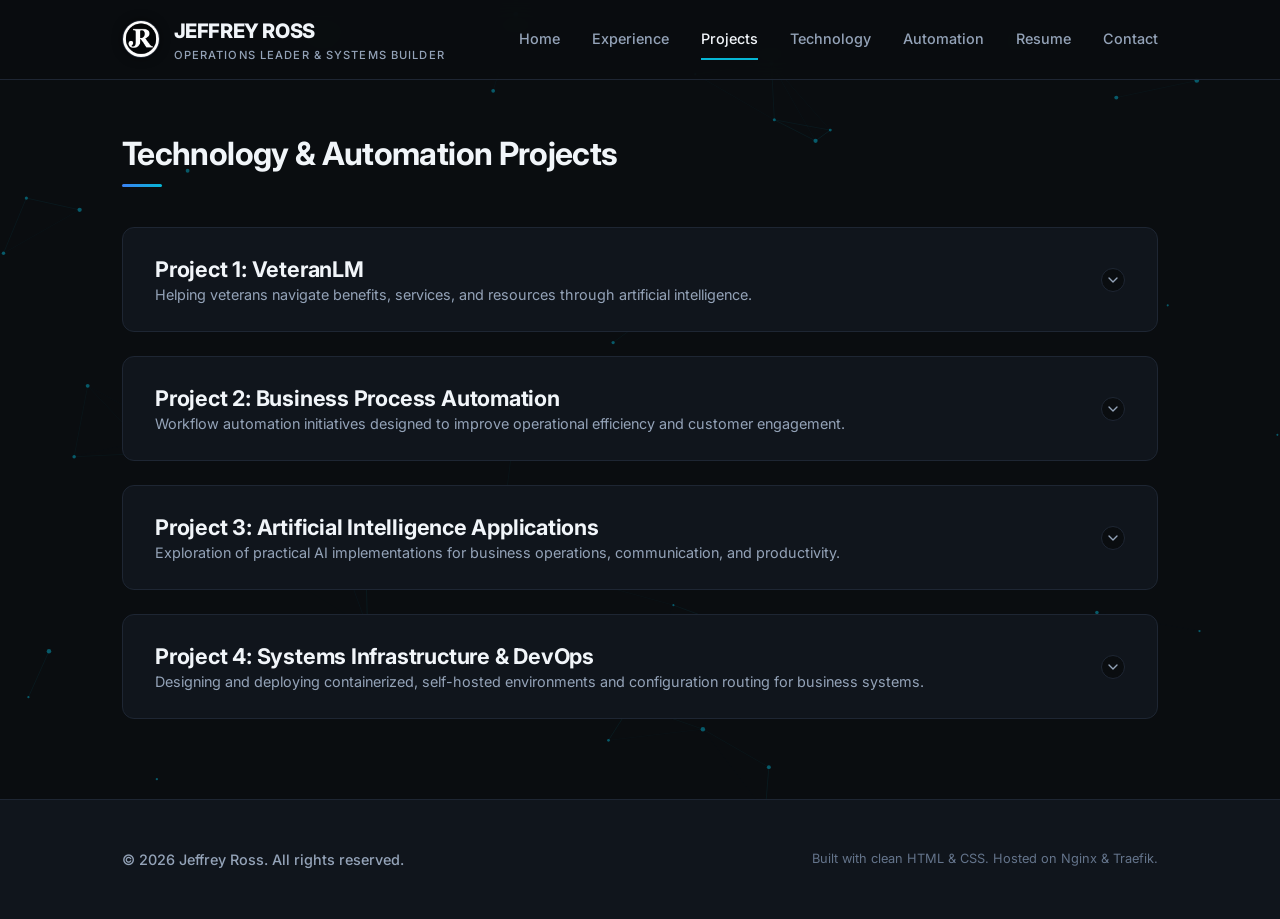
<file: projects.html>
<!DOCTYPE html>
<html lang="en">
<head>
    <meta charset="UTF-8">
    <meta name="viewport" content="width=device-width, initial-scale=1.0">
    <meta name="description" content="Technology and automation projects of Jeffrey Ross. Explore VeteranLM.com, business process automation engines, LLM applications, and containerized DevOps infrastructure.">
    
    <!-- Open Graph -->
    <meta property="og:type" content="website">
    <meta property="og:url" content="https://jeffreydanross.com/projects.html">
    <meta property="og:title" content="Technology &amp; Automation Projects | Jeffrey Ross">
    <meta property="og:description" content="Explore details on VeteranLM.com, business process automation engines, artificial intelligence integrations, and systems DevOps infrastructure.">
    <meta property="og:image" content="./images/og-card.png">

    <title>Projects | Jeffrey Ross</title>
    
    <!-- Favicon Links -->
    <link rel="apple-touch-icon" sizes="180x180" href="/apple-touch-icon.png">
    <link rel="icon" type="image/png" sizes="32x32" href="/favicon-32x32.png">
    <link rel="icon" type="image/png" sizes="16x16" href="/favicon-16x16.png">
    <link rel="shortcut icon" href="/favicon.ico">

    <link rel="stylesheet" href="./css/style.css?v=1.0.2">
</head>
<body>

    <!-- Header Navigation -->
    <header class="site-header">
        <div class="container nav-container">
            <a href="/" class="logo" id="header-logo-link">
                <div class="logo-image-container">
                    <img src="./images/logo.png" alt="Jeffrey Ross Logo" class="logo-image">
                </div>
                <div class="logo-text">
                    <span class="logo-name">Jeffrey Ross</span>
                    <span class="logo-title">Operations Leader & Systems Builder</span>
                </div>
            </a>
            <button class="menu-toggle" id="mobile-menu-btn" aria-label="Toggle navigation menu" aria-expanded="false">
                <span></span>
                <span></span>
                <span></span>
            </button>
            <nav class="nav-menu" id="navigation-drawer">
                <a href="/" class="nav-link" id="nav-home">Home</a>
                <a href="experience" class="nav-link" id="nav-experience">Experience</a>
                <a href="projects" class="nav-link active" id="nav-projects">Projects</a>
                <a href="technology" class="nav-link" id="nav-technology">Technology</a>
                <a href="automation" class="nav-link" id="nav-automation">Automation</a>
                <a href="resume" class="nav-link" id="nav-resume">Resume</a>
                <a href="contact" class="nav-link" id="nav-contact">Contact</a>
            </nav>
        </div>
    </header>

    <!-- Main Content Area -->
    <main>
        <section class="section" id="projects-section" style="padding-top: calc(var(--header-height) + 3rem);">
            <div class="container">
                <h1 class="section-title" id="page-title">Technology &amp; Automation Projects</h1>
                
                <div class="projects-list" id="projects-accordion">
                    
                    <!-- PROJECT 1: VeteranLM -->
                    <div class="project-card" id="project-veteran-ai">
                        <button class="project-header" aria-label="Toggle details for VeteranLM">
                            <div class="project-title-area">
                                <span class="project-title">Project 1: VeteranLM</span>
                                <span class="project-summary">Helping veterans navigate benefits, services, and resources through artificial intelligence.</span>
                            </div>
                            <div class="project-toggle-icon">
                                <svg xmlns="http://www.w3.org/2000/svg" width="16" height="16" viewBox="0 0 24 24" fill="none" stroke="currentColor" stroke-width="2" stroke-linecap="round" stroke-linejoin="round">
                                    <polyline points="6 9 12 15 18 9"/>
                                </svg>
                            </div>
                        </button>
                        <div class="project-body">
                            <div class="project-content">
                                <div class="project-split-layout">
                                    <div class="project-details-text">
                                        <p style="margin-bottom: 1rem;">
                                            <strong>VeteranLM</strong> (<a href="https://veteranlm.com" target="_blank" rel="noopener" style="color: var(--accent-cyan); text-decoration: underline;">veteranlm.com</a>) is an AI-powered system designed to help veterans navigate, identify, and apply for healthcare programs, benefits, and educational resources within the VA system.
                                        </p>
                                        <p style="margin-bottom: 1rem;">
                                            Key architectural goals include:
                                        </p>
                                        <ul style="list-style: disc; margin-left: 1.5rem; margin-bottom: 1rem;">
                                            <li>Intelligent document parser to extract credentials and cross-reference eligibility rules.</li>
                                            <li>Interactive query interfaces customized for VA policies, documentation guides, and claims forms.</li>
                                            <li>Data-sovereignty modules ensuring veterans retain strict ownership over their records.</li>
                                        </ul>
                                    </div>
                                    <div class="project-media-card">
                                        <a href="https://veteranlm.com" target="_blank" rel="noopener" aria-label="Visit VeteranLM.com (opens in a new tab)">
                                            <img src="./images/veteranlm-logo.webp" alt="VeteranLM Logo" class="project-logo-img">
                                        </a>
                                    </div>
                                </div>
                                <div class="project-tags">
                                    <span class="project-tag">Artificial Intelligence</span>
                                    <span class="project-tag">Semantic Search</span>
                                    <span class="project-tag">Data Sovereignty</span>
                                    <span class="project-tag">Civic Technology</span>
                                    <span class="project-tag">VeteranLM.com</span>
                                </div>
                            </div>
                        </div>
                    </div>

                    <!-- PROJECT 2: Business Process Automation -->
                    <div class="project-card" id="project-process-automation">
                        <button class="project-header" aria-label="Toggle details for Business Process Automation">
                            <div class="project-title-area">
                                <span class="project-title">Project 2: Business Process Automation</span>
                                <span class="project-summary">Workflow automation initiatives designed to improve operational efficiency and customer engagement.</span>
                            </div>
                            <div class="project-toggle-icon">
                                <svg xmlns="http://www.w3.org/2000/svg" width="16" height="16" viewBox="0 0 24 24" fill="none" stroke="currentColor" stroke-width="2" stroke-linecap="round" stroke-linejoin="round">
                                    <polyline points="6 9 12 15 18 9"/>
                                </svg>
                            </div>
                        </button>
                        <div class="project-body">
                            <div class="project-content">
                                <p style="margin-bottom: 1rem;">
                                    Practical systems integrations mapping business workflows to automated sequences. These configurations eliminate data silos by linking inventory platforms, accounting systems, and marketing channels.
                                </p>
                                <p style="margin-bottom: 1rem;">
                                    Highlights of automation designs:
                                </p>
                                <ul style="list-style: disc; margin-left: 1.5rem; margin-bottom: 1rem;">
                                    <li>Automated notifications and status alerts mapping logistics chains to client-facing CRM updates.</li>
                                    <li>Digital pipeline creation to automate compliance reporting and contract file handling, reducing manual F&amp;I tasks.</li>
                                    <li>Standardized database entries executing instant updates across marketing lists and vendor catalogs.</li>
                                </ul>

                                <!-- Developer Console Window Mockup -->
                                <div class="dev-console-window">
                                    <div class="console-titlebar">
                                        <div class="console-dots">
                                            <span class="dot dot-red"></span>
                                            <span class="dot dot-yellow"></span>
                                            <span class="dot dot-green"></span>
                                        </div>
                                        <div class="console-title">
                                            <span class="pulse-dot"></span>
                                            master-inventory-sync.n8n
                                        </div>
                                    </div>
                                    <div class="console-body">
                                        <img src="./images/n8n-inventory.webp" alt="n8n Master Inventory Sync Workflow Diagram" class="console-screenshot">
                                    </div>
                                </div>

                                <div class="project-tags" style="margin-top: 1.5rem;">
                                    <span class="project-tag">API Integration</span>
                                    <span class="project-tag">CRM Optimization</span>
                                    <span class="project-tag">Data Pipelines</span>
                                    <span class="project-tag">Operations Scale</span>
                                </div>
                            </div>
                        </div>
                    </div>

                    <!-- PROJECT 3: Artificial Intelligence Applications -->
                    <div class="project-card" id="project-ai-apps">
                        <button class="project-header" aria-label="Toggle details for Artificial Intelligence Applications">
                            <div class="project-title-area">
                                <span class="project-title">Project 3: Artificial Intelligence Applications</span>
                                <span class="project-summary">Exploration of practical AI implementations for business operations, communication, and productivity.</span>
                            </div>
                            <div class="project-toggle-icon">
                                <svg xmlns="http://www.w3.org/2000/svg" width="16" height="16" viewBox="0 0 24 24" fill="none" stroke="currentColor" stroke-width="2" stroke-linecap="round" stroke-linejoin="round">
                                    <polyline points="6 9 12 15 18 9"/>
                                </svg>
                            </div>
                        </button>
                        <div class="project-body">
                            <div class="project-content">
                                <p style="margin-bottom: 1rem;">
                                    Development and scaling of AI applications for daily business functions. This focus area explores how small to mid-sized teams can implement machine learning models to reduce response latency and improve decision accuracy.
                                </p>
                                <p style="margin-bottom: 1rem;">
                                    Implemented solutions focus on:
                                </p>
                                <ul style="list-style: disc; margin-left: 1.5rem; margin-bottom: 1rem;">
                                    <li>Contextual lead qualification routing based on customer inquiries.</li>
                                    <li>Automated email responses using customized guidelines matching business voice and inventory parameters.</li>
                                    <li>Prompt orchestration blueprints designed for executive summaries, performance auditing, and compliance checks.</li>
                                </ul>

                                <!-- Developer Console Window Mockup -->
                                <div class="dev-console-window">
                                    <div class="console-titlebar">
                                        <div class="console-dots">
                                            <span class="dot dot-red"></span>
                                            <span class="dot dot-yellow"></span>
                                            <span class="dot dot-green"></span>
                                        </div>
                                        <div class="console-title">
                                            <span class="pulse-dot"></span>
                                            sales-lead-routing.n8n
                                        </div>
                                    </div>
                                    <div class="console-body">
                                        <img src="./images/n8n-leads.webp" alt="n8n Sales Lead Automation Workflow Diagram" class="console-screenshot">
                                    </div>
                                </div>

                                <div class="project-tags" style="margin-top: 1.5rem;">
                                    <span class="project-tag">LLM Orchestration</span>
                                    <span class="project-tag">Lead Responders</span>
                                    <span class="project-tag">Operational AI</span>
                                    <span class="project-tag">Prompt Engineering</span>
                                </div>
                            </div>
                        </div>
                    </div>

                    <!-- PROJECT 4: Systems Infrastructure & DevOps -->
                    <div class="project-card" id="project-systems-devops">
                        <button class="project-header" aria-label="Toggle details for Systems Infrastructure and DevOps">
                            <div class="project-title-area">
                                <span class="project-title">Project 4: Systems Infrastructure &amp; DevOps</span>
                                <span class="project-summary">Designing and deploying containerized, self-hosted environments and configuration routing for business systems.</span>
                            </div>
                            <div class="project-toggle-icon">
                                <svg xmlns="http://www.w3.org/2000/svg" width="16" height="16" viewBox="0 0 24 24" fill="none" stroke="currentColor" stroke-width="2" stroke-linecap="round" stroke-linejoin="round">
                                    <polyline points="6 9 12 15 18 9"/>
                                </svg>
                            </div>
                        </button>
                        <div class="project-body">
                            <div class="project-content">
                                <p style="margin-bottom: 1rem;">
                                    A structured systems engineering framework focused on deploying self-hosted enterprise resources, configuring reverse proxies, and managing containerized microservices. The focus is to design stable, secure network foundations to host business operations software.
                                </p>
                                <p style="margin-bottom: 1rem;">
                                    Key architectural areas:
                                </p>
                                <ul style="list-style: disc; margin-left: 1.5rem; margin-bottom: 1rem;">
                                    <li>Docker and Docker Compose to containerize applications and enforce environment isolation.</li>
                                    <li>Traefik and Nginx for secure, reverse-proxy routing, SSL termination, and high-availability traffic management.</li>
                                    <li>Python scripting for system orchestration, database backups, and scheduled cron automations.</li>
                                </ul>
                                <div class="project-tags">
                                    <span class="project-tag">DevOps Systems</span>
                                    <span class="project-tag">Containerization</span>
                                    <span class="project-tag">Infrastructure Systems</span>
                                    <span class="project-tag">Network Routing</span>
                                </div>
                            </div>
                        </div>
                    </div>

                </div>
            </div>
        </section>
    </main>

    <!-- Footer Section -->
    <footer class="site-footer" id="site-footer">
        <div class="container footer-content">
            <div class="footer-copyright">
                &copy; 2026 Jeffrey Ross. All rights reserved.
            </div>
            <div class="footer-notes">
                Built with clean HTML & CSS. Hosted on Nginx & Traefik.
            </div>
        </div>
    </footer>

    <!-- JavaScript Control Logic -->
    <script src="./js/main.js?v=1.0.2"></script>
</body>
</html>
</file>
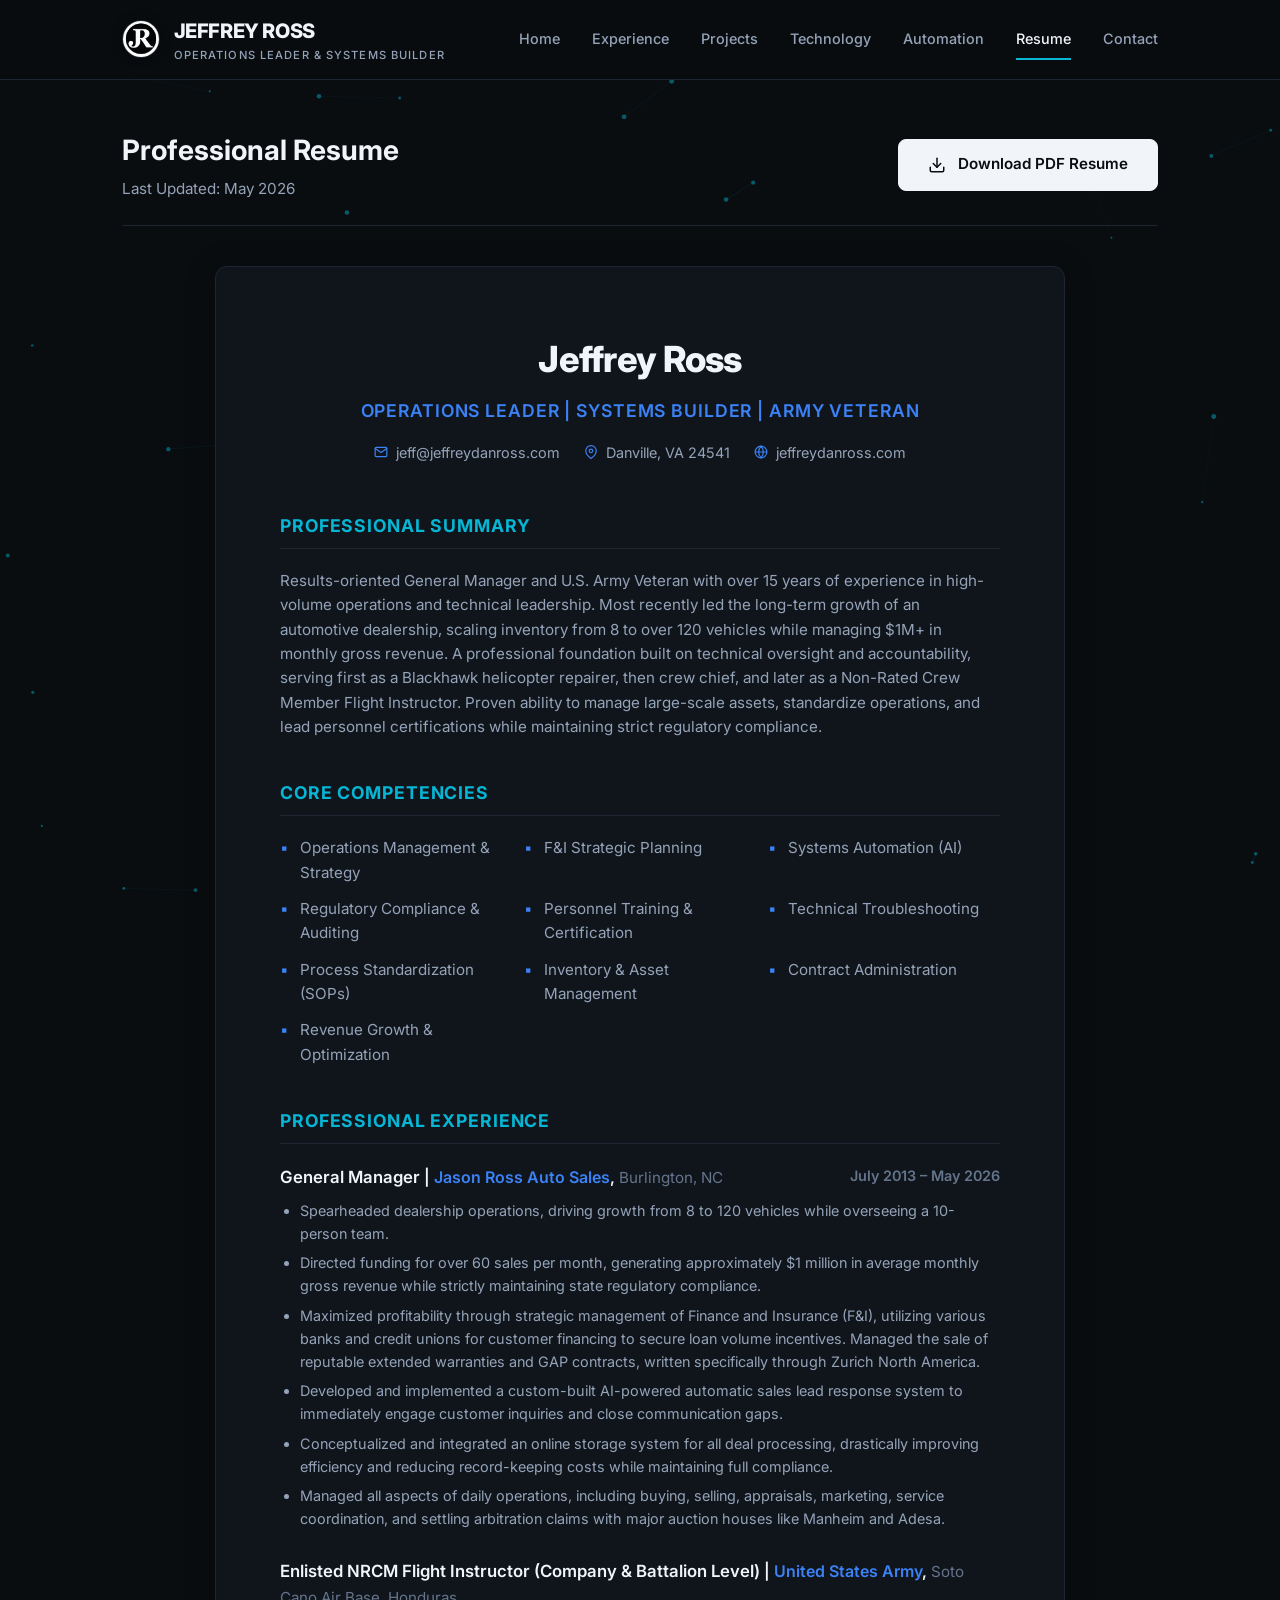
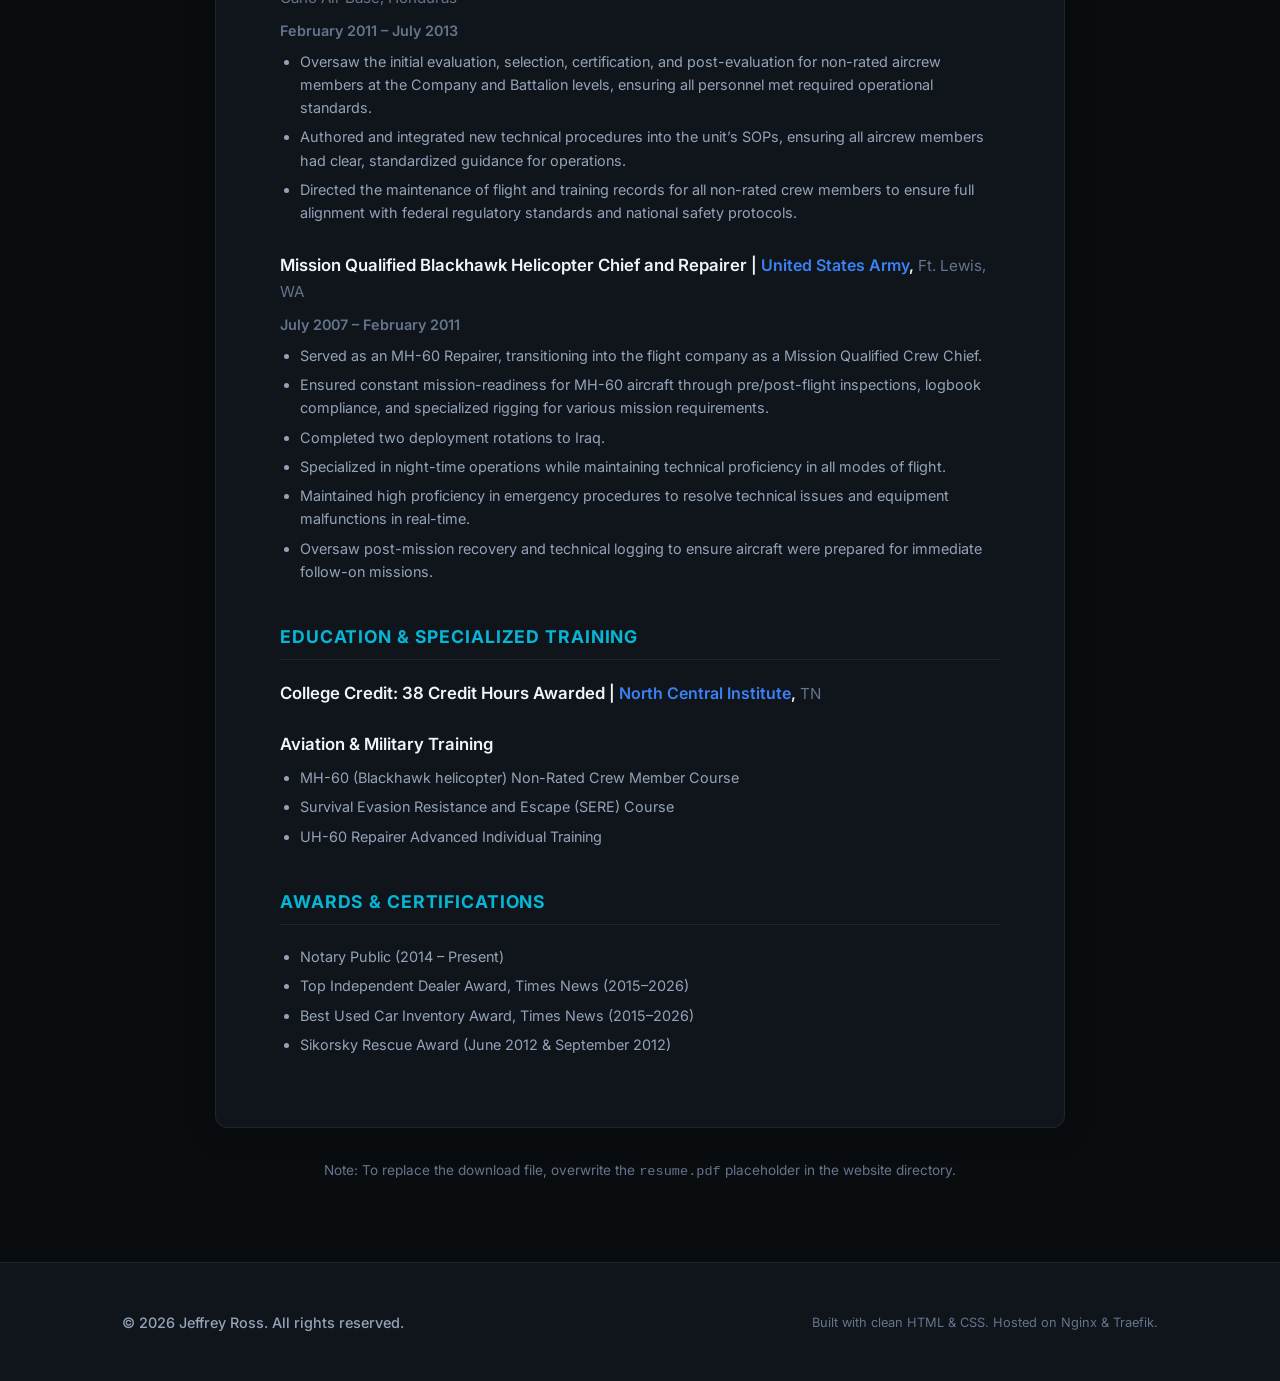
<file: resume.html>
<!DOCTYPE html>
<html lang="en">
<head>
    <meta charset="UTF-8">
    <meta name="viewport" content="width=device-width, initial-scale=1.0">
    <meta name="description" content="Professional resume of Jeffrey Ross: Operations Leader and Systems Builder. Strategic overview of core competencies, military flight instruction, executive business management, and systems DevOps skillset.">
    
    <!-- Open Graph -->
    <meta property="og:type" content="website">
    <meta property="og:url" content="https://jeffreydanross.com/resume.html">
    <meta property="og:title" content="Professional Resume | Jeffrey Ross">
    <meta property="og:description" content="View my career history, leadership record, military aviation background, and technical systems skillset. PDF copy available for download.">
    <meta property="og:image" content="./images/og-card.png">

    <title>Resume | Jeffrey Ross</title>
    
    <!-- Favicon Links -->
    <link rel="apple-touch-icon" sizes="180x180" href="/apple-touch-icon.png">
    <link rel="icon" type="image/png" sizes="32x32" href="/favicon-32x32.png">
    <link rel="icon" type="image/png" sizes="16x16" href="/favicon-16x16.png">
    <link rel="shortcut icon" href="/favicon.ico">

    <link rel="stylesheet" href="./css/style.css?v=1.0.2">
</head>
<body>

    <!-- Header Navigation -->
    <header class="site-header">
        <div class="container nav-container">
            <a href="/" class="logo" id="header-logo-link">
                <div class="logo-image-container">
                    <img src="./images/logo.png" alt="Jeffrey Ross Logo" class="logo-image">
                </div>
                <div class="logo-text">
                    <span class="logo-name">Jeffrey Ross</span>
                    <span class="logo-title">Operations Leader & Systems Builder</span>
                </div>
            </a>
            <button class="menu-toggle" id="mobile-menu-btn" aria-label="Toggle navigation menu" aria-expanded="false">
                <span></span>
                <span></span>
                <span></span>
            </button>
            <nav class="nav-menu" id="navigation-drawer">
                <a href="/" class="nav-link" id="nav-home">Home</a>
                <a href="experience" class="nav-link" id="nav-experience">Experience</a>
                <a href="projects" class="nav-link" id="nav-projects">Projects</a>
                <a href="technology" class="nav-link" id="nav-technology">Technology</a>
                <a href="automation" class="nav-link" id="nav-automation">Automation</a>
                <a href="resume" class="nav-link active" id="nav-resume">Resume</a>
                <a href="contact" class="nav-link" id="nav-contact">Contact</a>
            </nav>
        </div>
    </header>

    <!-- Main Content Area -->
    <main>
        <section class="section" id="resume-section" style="padding-top: calc(var(--header-height) + 3rem);">
            <div class="container">
                
                <!-- Resume Top Action Bar -->
                <div class="resume-action-bar" id="resume-actions">
                    <div class="resume-meta-info">
                        <h1 style="font-size: 1.75rem; font-weight: 700; color: var(--text-primary);">Professional Resume</h1>
                        <p style="margin-top: 0.25rem;">Last Updated: May 2026</p>
                    </div>
                    <!-- Download Button linking to relative placeholder -->
                    <a href="./resume.pdf" class="btn btn-primary" download id="download-resume-btn" aria-label="Download Resume PDF">
                        <!-- Custom Inline SVG for Download -->
                        <svg xmlns="http://www.w3.org/2000/svg" width="18" height="18" viewBox="0 0 24 24" fill="none" stroke="currentColor" stroke-width="2" stroke-linecap="round" stroke-linejoin="round">
                            <path d="M21 15v4a2 2 0 0 1-2 2H5a2 2 0 0 1-2-2v-4"/>
                            <polyline points="7 10 12 15 17 10"/>
                            <line x1="12" y1="15" x2="12" y2="3"/>
                        </svg>
                        Download PDF Resume
                    </a>
                </div>

                <!-- Web Version of Resume Document -->
                <div class="resume-container" id="resume-document">
                    
                    <!-- Resume Header -->
                    <div class="resume-header-block">
                        <div class="resume-name">Jeffrey Ross</div>
                        <div style="font-size: 1.1rem; font-weight: 600; color: var(--accent-blue); text-transform: uppercase; letter-spacing: 0.05em;">
                            Operations Leader | Systems Builder | Army Veteran
                        </div>
                        
                        <div class="resume-contact-info">
                            <div class="resume-contact-item">
                                <svg xmlns="http://www.w3.org/2000/svg" width="14" height="14" viewBox="0 0 24 24" fill="none" stroke="currentColor" stroke-width="2" stroke-linecap="round" stroke-linejoin="round">
                                    <path d="M4 4h16c1.1 0 2 .9 2 2v12c0 1.1-.9 2-2 2H4c-1.1 0-2-.9-2-2V6c0-1.1.9-2 2-2z"/>
                                    <polyline points="22,6 12,13 2,6"/>
                                </svg>
                                <a href="mailto:jeff@jeffreydanross.com">jeff@jeffreydanross.com</a>
                            </div>

                            <div class="resume-contact-item">
                                <svg xmlns="http://www.w3.org/2000/svg" width="14" height="14" viewBox="0 0 24 24" fill="none" stroke="currentColor" stroke-width="2" stroke-linecap="round" stroke-linejoin="round">
                                    <path d="M21 10c0 7-9 13-9 13s-9-6-9-13a9 9 0 0 1 18 0z"/>
                                    <circle cx="12" cy="10" r="3"/>
                                </svg>
                                <span>Danville, VA 24541</span>
                            </div>
                            <div class="resume-contact-item">
                                <svg xmlns="http://www.w3.org/2000/svg" width="14" height="14" viewBox="0 0 24 24" fill="none" stroke="currentColor" stroke-width="2" stroke-linecap="round" stroke-linejoin="round">
                                    <circle cx="12" cy="12" r="10"/>
                                    <line x1="2" y1="12" x2="22" y2="12"/>
                                    <path d="M12 2a15.3 15.3 0 0 1 4 10 15.3 15.3 0 0 1-4 10 15.3 15.3 0 0 1-4-10 15.3 15.3 0 0 1 4-10z"/>
                                </svg>
                                <a href="https://jeffreydanross.com" target="_blank" rel="noopener">jeffreydanross.com</a>
                            </div>
                        </div>
                    </div>

                    <!-- Professional Summary -->
                    <div class="resume-section" id="res-summary">
                        <h2 class="resume-section-title">Professional Summary</h2>
                        <p class="resume-summary-text">
                            Results-oriented General Manager and U.S. Army Veteran with over 15 years of experience in high-volume operations and technical leadership. Most recently led the long-term growth of an automotive dealership, scaling inventory from 8 to over 120 vehicles while managing $1M+ in monthly gross revenue. A professional foundation built on technical oversight and accountability, serving first as a Blackhawk helicopter repairer, then crew chief, and later as a Non-Rated Crew Member Flight Instructor. Proven ability to manage large-scale assets, standardize operations, and lead personnel certifications while maintaining strict regulatory compliance.
                        </p>
                    </div>

                    <!-- Core Competencies -->
                    <div class="resume-section" id="res-competencies">
                        <h2 class="resume-section-title">Core Competencies</h2>
                        <div class="competencies-list">
                            <span class="competency-item">Operations Management &amp; Strategy</span>
                            <span class="competency-item">F&amp;I Strategic Planning</span>
                            <span class="competency-item">Systems Automation (AI)</span>
                            <span class="competency-item">Regulatory Compliance &amp; Auditing</span>
                            <span class="competency-item">Personnel Training &amp; Certification</span>
                            <span class="competency-item">Technical Troubleshooting</span>
                            <span class="competency-item">Process Standardization (SOPs)</span>
                            <span class="competency-item">Inventory &amp; Asset Management</span>
                            <span class="competency-item">Contract Administration</span>
                            <span class="competency-item">Revenue Growth &amp; Optimization</span>
                        </div>
                    </div>

                    <!-- Professional Experience -->
                    <div class="resume-section" id="res-experience">
                        <h2 class="resume-section-title">Professional Experience</h2>
                        
                        <!-- JOB 1: Jason Ross Auto Sales -->
                        <div class="resume-exp-item">
                            <div class="resume-exp-header">
                                <div>
                                    <span class="resume-exp-title">General Manager</span> | 
                                    <span class="resume-exp-company">Jason Ross Auto Sales</span>, <span style="font-size: 0.95rem; font-weight: normal; color: var(--text-muted);">Burlington, NC</span>
                                </div>
                                <span class="resume-exp-date">July 2013 – May 2026</span>
                            </div>
                            <ul class="resume-bullet-list">
                                <li>Spearheaded dealership operations, driving growth from 8 to 120 vehicles while overseeing a 10-person team.</li>
                                <li>Directed funding for over 60 sales per month, generating approximately $1 million in average monthly gross revenue while strictly maintaining state regulatory compliance.</li>
                                <li>Maximized profitability through strategic management of Finance and Insurance (F&amp;I), utilizing various banks and credit unions for customer financing to secure loan volume incentives. Managed the sale of reputable extended warranties and GAP contracts, written specifically through Zurich North America.</li>
                                <li>Developed and implemented a custom-built AI-powered automatic sales lead response system to immediately engage customer inquiries and close communication gaps.</li>
                                <li>Conceptualized and integrated an online storage system for all deal processing, drastically improving efficiency and reducing record-keeping costs while maintaining full compliance.</li>
                                <li>Managed all aspects of daily operations, including buying, selling, appraisals, marketing, service coordination, and settling arbitration claims with major auction houses like Manheim and Adesa.</li>
                            </ul>
                        </div>

                        <!-- JOB 2: United States Army Flight Instructor -->
                        <div class="resume-exp-item">
                            <div class="resume-exp-header">
                                <div>
                                    <span class="resume-exp-title">Enlisted NRCM Flight Instructor (Company &amp; Battalion Level)</span> | 
                                    <span class="resume-exp-company">United States Army</span>, <span style="font-size: 0.95rem; font-weight: normal; color: var(--text-muted);">Soto Cano Air Base, Honduras</span>
                                </div>
                                <span class="resume-exp-date">February 2011 – July 2013</span>
                            </div>
                            <ul class="resume-bullet-list">
                                <li>Oversaw the initial evaluation, selection, certification, and post-evaluation for non-rated aircrew members at the Company and Battalion levels, ensuring all personnel met required operational standards.</li>
                                <li>Authored and integrated new technical procedures into the unit’s SOPs, ensuring all aircrew members had clear, standardized guidance for operations.</li>
                                <li>Directed the maintenance of flight and training records for all non-rated crew members to ensure full alignment with federal regulatory standards and national safety protocols.</li>
                            </ul>
                        </div>

                        <!-- JOB 3: United States Army Crew Chief & Repairer -->
                        <div class="resume-exp-item">
                            <div class="resume-exp-header">
                                <div>
                                    <span class="resume-exp-title">Mission Qualified Blackhawk Helicopter Chief and Repairer</span> | 
                                    <span class="resume-exp-company">United States Army</span>, <span style="font-size: 0.95rem; font-weight: normal; color: var(--text-muted);">Ft. Lewis, WA</span>
                                </div>
                                <span class="resume-exp-date">July 2007 – February 2011</span>
                            </div>
                            <ul class="resume-bullet-list">
                                <li>Served as an MH-60 Repairer, transitioning into the flight company as a Mission Qualified Crew Chief.</li>
                                <li>Ensured constant mission-readiness for MH-60 aircraft through pre/post-flight inspections, logbook compliance, and specialized rigging for various mission requirements.</li>
                                <li>Completed two deployment rotations to Iraq.</li>
                                <li>Specialized in night-time operations while maintaining technical proficiency in all modes of flight.</li>
                                <li>Maintained high proficiency in emergency procedures to resolve technical issues and equipment malfunctions in real-time.</li>
                                <li>Oversaw post-mission recovery and technical logging to ensure aircraft were prepared for immediate follow-on missions.</li>
                            </ul>
                        </div>
                    </div>

                    <!-- Education & Specialized Training -->
                    <div class="resume-section" id="res-education">
                        <h2 class="resume-section-title">Education &amp; Specialized Training</h2>
                        <div class="resume-exp-item" style="margin-bottom: 1.5rem;">
                            <div class="resume-exp-header">
                                <div>
                                    <span class="resume-exp-title">College Credit: 38 Credit Hours Awarded</span> | 
                                    <span class="resume-exp-company">North Central Institute</span>, <span style="font-size: 0.95rem; font-weight: normal; color: var(--text-muted);">TN</span>
                                </div>
                            </div>
                        </div>
                        <div class="resume-exp-item" style="margin-bottom: 0;">
                            <div class="resume-exp-header">
                                <span class="resume-exp-title">Aviation &amp; Military Training</span>
                            </div>
                            <ul class="resume-bullet-list">
                                <li>MH-60 (Blackhawk helicopter) Non-Rated Crew Member Course</li>
                                <li>Survival Evasion Resistance and Escape (SERE) Course</li>
                                <li>UH-60 Repairer Advanced Individual Training</li>
                            </ul>
                        </div>
                    </div>

                    <!-- Awards & Certifications -->
                    <div class="resume-section" id="res-awards" style="margin-bottom: 0;">
                        <h2 class="resume-section-title">Awards &amp; Certifications</h2>
                        <ul class="resume-bullet-list">
                            <li>Notary Public (2014 – Present)</li>
                            <li>Top Independent Dealer Award, Times News (2015–2026)</li>
                            <li>Best Used Car Inventory Award, Times News (2015–2026)</li>
                            <li>Sikorsky Rescue Award (June 2012 &amp; September 2012)</li>
                        </ul>
                    </div>
                </div>
                
                <!-- PDF Notice Placeholder -->
                <div style="text-align: center; margin-top: 2rem; font-size: 0.85rem; color: var(--text-muted);">
                    Note: To replace the download file, overwrite the <code>resume.pdf</code> placeholder in the website directory.
                </div>

            </div>
        </section>
    </main>

    <!-- Footer Section -->
    <footer class="site-footer" id="site-footer">
        <div class="container footer-content">
            <div class="footer-copyright">
                &copy; 2026 Jeffrey Ross. All rights reserved.
            </div>
            <div class="footer-notes">
                Built with clean HTML & CSS. Hosted on Nginx & Traefik.
            </div>
        </div>
    </footer>

    <!-- JavaScript Control Logic -->
    <script src="./js/main.js?v=1.0.2"></script>
</body>
</html>
</file>
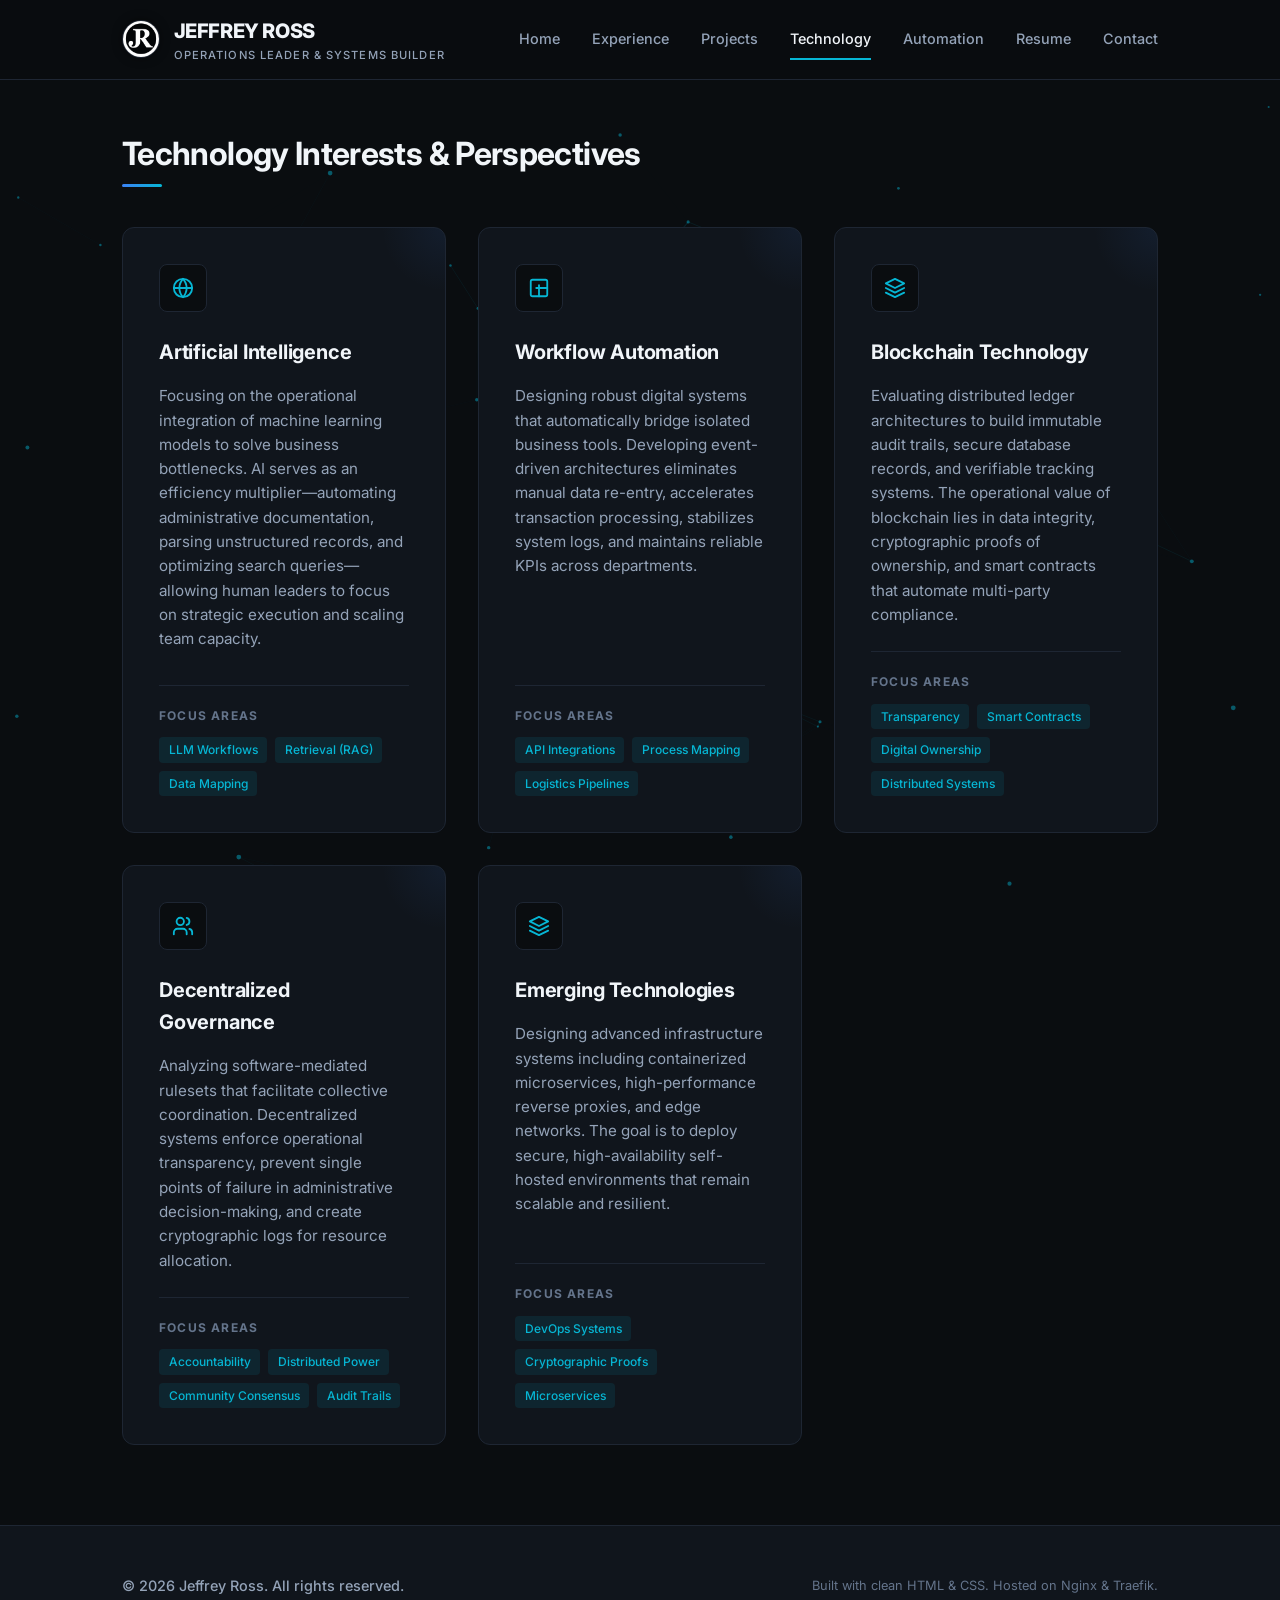
<file: technology.html>
<!DOCTYPE html>
<html lang="en">
<head>
    <meta charset="UTF-8">
    <meta name="viewport" content="width=device-width, initial-scale=1.0">
    <meta name="description" content="Technology perspectives of Jeffrey Ross. Read professional insights on artificial intelligence workflows, process automation engines, blockchain system structures, and decentralized governance models.">
    
    <!-- Open Graph -->
    <meta property="og:type" content="website">
    <meta property="og:url" content="https://jeffreydanross.com/technology.html">
    <meta property="og:title" content="Technology Perspectives | Jeffrey Ross">
    <meta property="og:description" content="Professional perspectives on artificial intelligence integration, custom process automation, blockchain systems design, and decentralized governance models.">
    <meta property="og:image" content="./images/og-card.png">

    <title>Technology | Jeffrey Ross</title>
    
    <!-- Favicon Links -->
    <link rel="apple-touch-icon" sizes="180x180" href="/apple-touch-icon.png">
    <link rel="icon" type="image/png" sizes="32x32" href="/favicon-32x32.png">
    <link rel="icon" type="image/png" sizes="16x16" href="/favicon-16x16.png">
    <link rel="shortcut icon" href="/favicon.ico">

    <link rel="stylesheet" href="./css/style.css?v=1.0.2">
</head>
<body>

    <!-- Header Navigation -->
    <header class="site-header">
        <div class="container nav-container">
            <a href="/" class="logo" id="header-logo-link">
                <div class="logo-image-container">
                    <img src="./images/logo.png" alt="Jeffrey Ross Logo" class="logo-image">
                </div>
                <div class="logo-text">
                    <span class="logo-name">Jeffrey Ross</span>
                    <span class="logo-title">Operations Leader & Systems Builder</span>
                </div>
            </a>
            <button class="menu-toggle" id="mobile-menu-btn" aria-label="Toggle navigation menu" aria-expanded="false">
                <span></span>
                <span></span>
                <span></span>
            </button>
            <nav class="nav-menu" id="navigation-drawer">
                <a href="/" class="nav-link" id="nav-home">Home</a>
                <a href="experience" class="nav-link" id="nav-experience">Experience</a>
                <a href="projects" class="nav-link" id="nav-projects">Projects</a>
                <a href="technology" class="nav-link active" id="nav-technology">Technology</a>
                <a href="automation" class="nav-link" id="nav-automation">Automation</a>
                <a href="resume" class="nav-link" id="nav-resume">Resume</a>
                <a href="contact" class="nav-link" id="nav-contact">Contact</a>
            </nav>
        </div>
    </header>

    <!-- Main Content Area -->
    <main>
        <section class="section" id="technology-section" style="padding-top: calc(var(--header-height) + 3rem);">
            <div class="container">
                <h1 class="section-title" id="page-title">Technology Interests &amp; Perspectives</h1>
                
                <div class="tech-grid" id="tech-interests-grid">
                    
                    <!-- SECTION: Artificial Intelligence -->
                    <div class="tech-card" id="tech-ai">
                        <div class="tech-icon">
                            <svg xmlns="http://www.w3.org/2000/svg" width="22" height="22" viewBox="0 0 24 24" fill="none" stroke="currentColor" stroke-width="2" stroke-linecap="round" stroke-linejoin="round">
                                <circle cx="12" cy="12" r="10"/>
                                <path d="M12 2a15.3 15.3 0 0 1 4 10 15.3 15.3 0 0 1-4 10 15.3 15.3 0 0 1-4-10 15.3 15.3 0 0 1 4-10z"/>
                                <path d="M2 12h20"/>
                            </svg>
                        </div>
                        <h3>Artificial Intelligence</h3>
                        <p>
                            Focusing on the operational integration of machine learning models to solve business bottlenecks. AI serves as an efficiency multiplier—automating administrative documentation, parsing unstructured records, and optimizing search queries—allowing human leaders to focus on strategic execution and scaling team capacity.
                        </p>
                        <div class="tech-topics">
                            <div class="tech-topics-title">Focus Areas</div>
                            <div class="tech-badge-list">
                                <span class="tech-badge">LLM Workflows</span>
                                <span class="tech-badge">Retrieval (RAG)</span>
                                <span class="tech-badge">Data Mapping</span>
                            </div>
                        </div>
                    </div>

                    <!-- SECTION: Workflow Automation -->
                    <div class="tech-card" id="tech-automation">
                        <div class="tech-icon">
                            <svg xmlns="http://www.w3.org/2000/svg" width="22" height="22" viewBox="0 0 24 24" fill="none" stroke="currentColor" stroke-width="2" stroke-linecap="round" stroke-linejoin="round">
                                <rect x="3" y="3" width="18" height="18" rx="2" ry="2"/>
                                <line x1="21" y1="12" x2="9" y2="12"/>
                                <line x1="12" y1="21" x2="12" y2="9"/>
                            </svg>
                        </div>
                        <h3>Workflow Automation</h3>
                        <p>
                            Designing robust digital systems that automatically bridge isolated business tools. Developing event-driven architectures eliminates manual data re-entry, accelerates transaction processing, stabilizes system logs, and maintains reliable KPIs across departments.
                        </p>
                        <div class="tech-topics">
                            <div class="tech-topics-title">Focus Areas</div>
                            <div class="tech-badge-list">
                                <span class="tech-badge">API Integrations</span>
                                <span class="tech-badge">Process Mapping</span>
                                <span class="tech-badge">Logistics Pipelines</span>
                            </div>
                        </div>
                    </div>

                    <!-- SECTION: Blockchain Technology -->
                    <div class="tech-card" id="tech-blockchain">
                        <div class="tech-icon">
                            <svg xmlns="http://www.w3.org/2000/svg" width="22" height="22" viewBox="0 0 24 24" fill="none" stroke="currentColor" stroke-width="2" stroke-linecap="round" stroke-linejoin="round">
                                <path d="M12 2L2 7l10 5 10-5-10-5z"/>
                                <path d="M2 17l10 5 10-5"/>
                                <path d="M2 12l10 5 10-5"/>
                            </svg>
                        </div>
                        <h3>Blockchain Technology</h3>
                        <p>
                            Evaluating distributed ledger architectures to build immutable audit trails, secure database records, and verifiable tracking systems. The operational value of blockchain lies in data integrity, cryptographic proofs of ownership, and smart contracts that automate multi-party compliance.
                        </p>
                        <div class="tech-topics">
                            <div class="tech-topics-title">Focus Areas</div>
                            <div class="tech-badge-list">
                                <span class="tech-badge">Transparency</span>
                                <span class="tech-badge">Smart Contracts</span>
                                <span class="tech-badge">Digital Ownership</span>
                                <span class="tech-badge">Distributed Systems</span>
                            </div>
                        </div>
                    </div>

                    <!-- SECTION: Decentralized Governance -->
                    <div class="tech-card" id="tech-governance">
                        <div class="tech-icon">
                            <svg xmlns="http://www.w3.org/2000/svg" width="22" height="22" viewBox="0 0 24 24" fill="none" stroke="currentColor" stroke-width="2" stroke-linecap="round" stroke-linejoin="round">
                                <path d="M16 21v-2a4 4 0 0 0-4-4H6a4 4 0 0 0-4 4v2"/>
                                <circle cx="9" cy="7" r="4"/>
                                <path d="M22 21v-2a4 4 0 0 0-3-3.87"/>
                                <path d="M16 3.13a4 4 0 0 1 0 7.75"/>
                            </svg>
                        </div>
                        <h3>Decentralized Governance</h3>
                        <p>
                            Analyzing software-mediated rulesets that facilitate collective coordination. Decentralized systems enforce operational transparency, prevent single points of failure in administrative decision-making, and create cryptographic logs for resource allocation.
                        </p>
                        <div class="tech-topics">
                            <div class="tech-topics-title">Focus Areas</div>
                            <div class="tech-badge-list">
                                <span class="tech-badge">Accountability</span>
                                <span class="tech-badge">Distributed Power</span>
                                <span class="tech-badge">Community Consensus</span>
                                <span class="tech-badge">Audit Trails</span>
                            </div>
                        </div>
                    </div>

                    <!-- SECTION: Emerging Technologies -->
                    <div class="tech-card" id="tech-emerging">
                        <div class="tech-icon">
                            <svg xmlns="http://www.w3.org/2000/svg" width="22" height="22" viewBox="0 0 24 24" fill="none" stroke="currentColor" stroke-width="2" stroke-linecap="round" stroke-linejoin="round">
                                <polygon points="12 2 2 7 12 12 22 7 12 2"/>
                                <polyline points="2 17 12 22 22 17"/>
                                <polyline points="2 12 12 17 22 12"/>
                            </svg>
                        </div>
                        <h3>Emerging Technologies</h3>
                        <p>
                            Designing advanced infrastructure systems including containerized microservices, high-performance reverse proxies, and edge networks. The goal is to deploy secure, high-availability self-hosted environments that remain scalable and resilient.
                        </p>
                        <div class="tech-topics">
                            <div class="tech-topics-title">Focus Areas</div>
                            <div class="tech-badge-list">
                                <span class="tech-badge">DevOps Systems</span>
                                <span class="tech-badge">Cryptographic Proofs</span>
                                <span class="tech-badge">Microservices</span>
                            </div>
                        </div>
                    </div>

                </div>
            </div>
        </section>
    </main>

    <!-- Footer Section -->
    <footer class="site-footer" id="site-footer">
        <div class="container footer-content">
            <div class="footer-copyright">
                &copy; 2026 Jeffrey Ross. All rights reserved.
            </div>
            <div class="footer-notes">
                Built with clean HTML & CSS. Hosted on Nginx & Traefik.
            </div>
        </div>
    </footer>

    <!-- JavaScript Control Logic -->
    <script src="./js/main.js?v=1.0.2"></script>
</body>
</html>
</file>
<file: css/style.css>
/* ==========================================================================
   Jeffrey Dan Ross - Personal Website Stylesheet
   Theme: Professional Tech Dark Mode (Deep Charcoal, Slate, Navy Blue, Teal Accent)
   ========================================================================== */

/* Import Google Font - Inter */
@import url('https://fonts.googleapis.com/css2?family=Inter:wght@300;400;500;600;700;800&display=swap');

/* CSS Variables & Core Config */
:root {
    --bg-base: #0a0d10;         /* Deep charcoal background */
    --bg-surface: #10151c;      /* Surface card/nav background */
    --bg-surface-elevated: #18202b; /* Active surface */
    --border-color: #1e2633;    /* Cool slate border */
    --border-glow: #2b394f;      /* Highlighted border */

    /* Text colors */
    --text-primary: #f1f5f9;     /* Light gray/white text */
    --text-secondary: #94a3b8;   /* Slate gray text */
    --text-muted: #64748b;       /* Muted slate text */

    /* Accents (Navy, Technology Blue, Teal) */
    --accent-navy: #1e3a8a;      /* Leadership deep navy */
    --accent-blue: #3b82f6;      /* Modern technology blue */
    --accent-cyan: #06b6d4;      /* Innovation cyan/teal */
    --accent-cyan-dim: rgba(6, 182, 212, 0.1);
    --accent-blue-dim: rgba(59, 130, 246, 0.08);

    /* Typography */
    --font-sans: 'Inter', system-ui, -apple-system, sans-serif;
    
    /* Structure */
    --max-width: 1100px;
    --header-height: 80px;
    
    /* Animation & Transitions */
    --transition-fast: 0.15s cubic-bezier(0.4, 0, 0.2, 1);
    --transition-normal: 0.25s cubic-bezier(0.4, 0, 0.2, 1);
    --transition-slow: 0.4s cubic-bezier(0.4, 0, 0.2, 1);
    --border-radius: 8px;
    --border-radius-lg: 12px;
}

/* ==========================================================================
   Base & Resets
   ========================================================================== */
* {
    box-sizing: border-box;
    margin: 0;
    padding: 0;
}

html {
    scroll-behavior: smooth;
    font-size: 16px;
    background-color: var(--bg-base);
    color: var(--text-primary);
    -webkit-font-smoothing: antialiased;
    -moz-osx-font-smoothing: grayscale;
}

body {
    font-family: var(--font-sans);
    line-height: 1.6;
    overflow-x: hidden;
    display: flex;
    flex-direction: column;
    min-height: 100vh;
}

a {
    color: inherit;
    text-decoration: none;
    transition: color var(--transition-fast), border var(--transition-fast);
}

img {
    max-width: 100%;
    height: auto;
    display: block;
}

ul {
    list-style: none;
}

input, textarea, button {
    font-family: inherit;
    font-size: inherit;
    color: inherit;
}

/* ==========================================================================
   Layout Containers & Grid
   ========================================================================== */
.container {
    width: 100%;
    max-width: var(--max-width);
    margin: 0 auto;
    padding: 0 2rem;
}

.section {
    padding: 5rem 0;
}

.section-title {
    font-size: 2rem;
    font-weight: 700;
    margin-bottom: 3rem;
    position: relative;
    letter-spacing: -0.02em;
    display: inline-block;
}

.section-title::after {
    content: '';
    position: absolute;
    bottom: -8px;
    left: 0;
    width: 40px;
    height: 3px;
    background: linear-gradient(90deg, var(--accent-blue), var(--accent-cyan));
    border-radius: 2px;
}

/* ==========================================================================
   Global Navigation Header
   ========================================================================== */
.site-header {
    background-color: rgba(10, 13, 16, 0.85);
    backdrop-filter: blur(12px);
    -webkit-backdrop-filter: blur(12px);
    border-bottom: 1px solid var(--border-color);
    position: fixed;
    top: 0;
    left: 0;
    width: 100%;
    z-index: 1000;
    height: var(--header-height);
    display: flex;
    align-items: center;
    transition: background var(--transition-fast), border var(--transition-fast);
}

.site-header.scrolled {
    background-color: var(--bg-surface);
    border-bottom-color: var(--border-glow);
}

.nav-container {
    display: flex;
    justify-content: space-between;
    align-items: center;
    width: 100%;
}

.logo {
    display: flex;
    align-items: center;
    gap: 0.85rem;
}

.logo-text {
    display: flex;
    flex-direction: column;
}

.logo-name {
    font-size: 1.25rem;
    font-weight: 800;
    letter-spacing: -0.02em;
    color: var(--text-primary);
    text-transform: uppercase;
}

.logo-title {
    font-size: 0.7rem;
    font-weight: 500;
    letter-spacing: 0.1em;
    color: var(--text-secondary);
    text-transform: uppercase;
}

.logo-image-container {
    width: 38px;
    height: 38px;
    border-radius: 50%;
    overflow: hidden;
    display: flex;
    align-items: center;
    justify-content: center;
    border: 1px solid var(--border-color);
    background-color: #000000;
    flex-shrink: 0;
    box-shadow: 0 0 10px rgba(0, 0, 0, 0.5);
    transition: border-color var(--transition-fast), box-shadow var(--transition-fast);
}

.logo-image {
    max-width: 150px;
    height: auto;
    width: 100%;
    object-fit: cover;
    transform: scale(1.08); /* Zooms past the outer white margins of the logo file */
    transition: transform var(--transition-normal);
}

.logo:hover .logo-image-container {
    border-color: var(--accent-cyan);
    box-shadow: 0 0 12px rgba(6, 182, 212, 0.2);
}

.logo:hover .logo-image {
    transform: scale(1.15);
}

.nav-menu {
    display: flex;
    gap: 2rem;
    align-items: center;
}

.nav-link {
    font-size: 0.9rem;
    font-weight: 500;
    color: var(--text-secondary);
    padding: 0.5rem 0;
    border-bottom: 2px solid transparent;
}

.nav-link:hover, 
.nav-link.active {
    color: var(--text-primary);
}

.nav-link.active {
    border-bottom-color: var(--accent-cyan);
}

/* Hamburger menu button */
.menu-toggle {
    display: none;
    background: none;
    border: none;
    cursor: pointer;
    padding: 0.5rem;
    z-index: 1100;
}

.menu-toggle span {
    display: block;
    width: 24px;
    height: 2px;
    background-color: var(--text-primary);
    margin: 5px 0;
    transition: transform var(--transition-normal), opacity var(--transition-normal);
}

/* ==========================================================================
   Hero & Intro (Home Page)
   ========================================================================== */
.hero-section {
    padding-top: calc(var(--header-height) + 4rem);
    padding-bottom: 4rem;
    min-height: 75vh;
    display: flex;
    align-items: center;
    background: radial-gradient(circle at 80% 20%, var(--accent-blue-dim) 0%, transparent 50%),
                radial-gradient(circle at 10% 80%, var(--accent-cyan-dim) 0%, transparent 50%);
}

.hero-content {
    max-width: 800px;
}

.hero-badge {
    display: inline-flex;
    align-items: center;
    gap: 0.5rem;
    padding: 0.4rem 1rem;
    border-radius: 50px;
    background-color: var(--bg-surface);
    border: 1px solid var(--border-color);
    font-size: 0.8rem;
    font-weight: 600;
    color: var(--accent-cyan);
    margin-bottom: 1.5rem;
    letter-spacing: 0.05em;
    text-transform: uppercase;
}

.hero-badge svg {
    fill: var(--accent-cyan);
}

.hero-name {
    font-size: clamp(2.5rem, 6vw, 4.5rem);
    font-weight: 800;
    line-height: 1.1;
    letter-spacing: -0.03em;
    margin-bottom: 1.5rem;
}

.hero-name span {
    background: linear-gradient(135deg, var(--text-primary) 30%, var(--text-secondary) 100%);
    -webkit-background-clip: text;
    -webkit-text-fill-color: transparent;
}

.hero-roles {
    display: flex;
    flex-wrap: wrap;
    gap: 1rem;
    margin-bottom: 2.5rem;
}

.role-tag {
    font-size: 1.1rem;
    font-weight: 500;
    color: var(--text-secondary);
    display: flex;
    align-items: center;
}

.role-tag:not(:last-child)::after {
    content: '';
    display: inline-block;
    width: 6px;
    height: 6px;
    border-radius: 50%;
    background-color: var(--border-color);
    margin-left: 1rem;
}

.intro-text {
    font-size: 1.15rem;
    line-height: 1.7;
    color: var(--text-secondary);
    margin-bottom: 3rem;
}

.intro-text p {
    margin-bottom: 1.5rem;
}

/* Call to Action Buttons */
.cta-group {
    display: flex;
    flex-wrap: wrap;
    gap: 1rem;
}

.btn {
    display: inline-flex;
    align-items: center;
    justify-content: center;
    gap: 0.75rem;
    padding: 0.8rem 1.8rem;
    font-size: 0.95rem;
    font-weight: 600;
    border-radius: var(--border-radius);
    cursor: pointer;
    transition: all var(--transition-fast);
}

.btn-primary {
    background-color: var(--text-primary);
    color: var(--bg-base);
    border: 1px solid var(--text-primary);
}

.btn-primary:hover {
    background-color: transparent;
    color: var(--text-primary);
}

.btn-secondary {
    background-color: var(--bg-surface);
    color: var(--text-primary);
    border: 1px solid var(--border-color);
}

.btn-secondary:hover {
    border-color: var(--border-glow);
    background-color: var(--bg-surface-elevated);
}

/* ==========================================================================
   Experience Page
   ========================================================================== */
.experience-layout {
    display: grid;
    grid-template-columns: 1fr;
    gap: 3.5rem;
}

.experience-block {
    background-color: var(--bg-surface);
    border: 1px solid var(--border-color);
    border-radius: var(--border-radius-lg);
    padding: 2.5rem;
    position: relative;
    overflow: hidden;
}

.experience-block::before {
    content: '';
    position: absolute;
    top: 0;
    left: 0;
    width: 4px;
    height: 100%;
    background-color: var(--accent-navy);
}

.experience-block.military::before { background-color: var(--accent-navy); }
.experience-block.business::before { background-color: var(--accent-blue); }
.experience-block.automation::before { background-color: var(--accent-cyan); }

.experience-header {
    margin-bottom: 2rem;
    display: flex;
    justify-content: space-between;
    align-items: flex-start;
    flex-wrap: wrap;
    gap: 1rem;
}

.exp-title-group h3 {
    font-size: 1.5rem;
    font-weight: 700;
    margin-bottom: 0.25rem;
    letter-spacing: -0.01em;
}

.exp-company {
    font-size: 1rem;
    font-weight: 500;
    color: var(--accent-blue);
}

.exp-company.military-color { color: var(--text-primary); opacity: 0.9; }
.exp-company.business-color { color: var(--accent-blue); }
.exp-company.automation-color { color: var(--accent-cyan); }

.exp-date {
    font-size: 0.9rem;
    font-weight: 600;
    color: var(--text-muted);
    background-color: var(--bg-base);
    padding: 0.3rem 0.8rem;
    border-radius: 50px;
    border: 1px solid var(--border-color);
}

.highlights-grid {
    display: grid;
    grid-template-columns: repeat(auto-fit, minmax(280px, 1fr));
    gap: 1.5rem;
}

.highlight-item {
    padding: 1.25rem;
    background-color: var(--bg-base);
    border: 1px solid var(--border-color);
    border-radius: var(--border-radius);
    transition: transform var(--transition-fast), border var(--transition-fast);
}

.highlight-item:hover {
    border-color: var(--border-glow);
    transform: translateY(-2px);
}

.highlight-icon {
    width: 32px;
    height: 32px;
    display: flex;
    align-items: center;
    justify-content: center;
    border-radius: 6px;
    margin-bottom: 1rem;
}

.experience-block.military .highlight-icon { background-color: rgba(30, 58, 138, 0.2); color: var(--text-primary); }
.experience-block.business .highlight-icon { background-color: rgba(59, 130, 246, 0.15); color: var(--accent-blue); }
.experience-block.automation .highlight-icon { background-color: rgba(6, 182, 212, 0.15); color: var(--accent-cyan); }

.highlight-item h4 {
    font-size: 1.05rem;
    font-weight: 600;
    margin-bottom: 0.5rem;
}

.highlight-item p {
    font-size: 0.9rem;
    color: var(--text-secondary);
}

/* --- Python Toggle & IDE Code View --- */
.section-header-row {
    display: flex;
    justify-content: space-between;
    align-items: center;
    margin-bottom: 2.5rem;
    flex-wrap: wrap;
    gap: 1.5rem;
    border-bottom: 1px solid var(--border-color);
    padding-bottom: 1rem;
}

.section-header-row .section-title {
    margin-bottom: 0;
    position: relative;
}

.python-toggle-btn {
    background-color: var(--bg-surface);
    border: 1px solid var(--border-color);
    border-radius: 6px;
    padding: 0.55rem 0.95rem;
    font-family: 'Fira Code', Consolas, Monaco, monospace;
    font-size: 0.85rem;
    font-weight: 500;
    cursor: pointer;
    display: flex;
    align-items: center;
    gap: 0.6rem;
    transition: all var(--transition-normal);
    user-select: none;
    box-shadow: 0 4px 12px rgba(0, 0, 0, 0.15);
}

.python-toggle-btn:hover {
    border-color: var(--accent-cyan);
    background-color: var(--bg-surface-elevated);
    box-shadow: 0 0 12px rgba(6, 182, 212, 0.2);
    transform: translateY(-1px);
}

.python-toggle-btn .terminal-prompt {
    color: var(--accent-cyan);
    font-weight: 700;
    letter-spacing: -0.05em;
}

.python-toggle-btn .toggle-status {
    color: var(--text-secondary);
    transition: color var(--transition-fast);
}

.python-toggle-btn.active {
    border-color: var(--accent-cyan);
    background-color: rgba(6, 182, 212, 0.06);
    box-shadow: 0 0 16px rgba(6, 182, 212, 0.25);
}

.python-toggle-btn.active .toggle-status {
    color: var(--text-primary);
}

.experience-content-wrapper {
    position: relative;
    width: 100%;
}

.standard-view {
    opacity: 1;
    transform: translateY(0);
    transition: opacity 0.25s ease-out, transform 0.25s ease-out;
}

/* IDE Frame Styling */
.code-editor-wrapper {
    background-color: #0a0d10;
    border: 1px solid var(--border-color);
    border-radius: var(--border-radius-lg);
    overflow: hidden;
    font-family: 'Fira Code', Consolas, Monaco, 'Andale Mono', monospace;
    box-shadow: 0 12px 40px rgba(0, 0, 0, 0.4);
    display: flex;
    flex-direction: column;
    opacity: 0;
    transform: translateY(15px);
    transition: opacity 0.25s ease-out, transform 0.25s ease-out;
}

/* IDE Titlebar */
.ide-titlebar {
    background-color: #0e131c;
    padding: 0.75rem 1.25rem;
    display: flex;
    align-items: center;
    justify-content: space-between;
    border-bottom: 1px solid var(--border-color);
    user-select: none;
}

.ide-dots {
    display: flex;
    gap: 0.45rem;
}

.ide-dot {
    width: 11px;
    height: 11px;
    border-radius: 50%;
    display: inline-block;
}

.ide-dot.red { background-color: #ef4444; }
.ide-dot.yellow { background-color: #f59e0b; }
.ide-dot.green { background-color: #10b981; }

.ide-title {
    font-size: 0.8rem;
    color: #768390; /* slate contrast compliant */
    font-weight: 500;
    letter-spacing: 0.02em;
}

.ide-actions {
    display: flex;
    align-items: center;
}

.ide-action-btn {
    background: none;
    border: none;
    color: #768390; /* slate contrast compliant */
    cursor: pointer;
    padding: 0.35rem;
    border-radius: 4px;
    transition: all var(--transition-fast);
    position: relative;
    display: flex;
    align-items: center;
    justify-content: center;
}

.ide-action-btn:hover {
    color: var(--text-primary);
    background-color: rgba(255, 255, 255, 0.06);
}

.copy-tooltip {
    position: absolute;
    bottom: 135%;
    right: 50%;
    transform: translateX(50%) translateY(4px);
    background-color: var(--bg-surface-elevated);
    color: var(--text-primary);
    font-size: 0.75rem;
    padding: 0.25rem 0.6rem;
    border-radius: 4px;
    border: 1px solid var(--border-color);
    white-space: nowrap;
    opacity: 0;
    pointer-events: none;
    transition: all var(--transition-fast);
    box-shadow: 0 4px 10px rgba(0, 0, 0, 0.3);
}

.ide-action-btn:hover .copy-tooltip {
    opacity: 1;
    transform: translateX(50%) translateY(0);
}

.ide-action-btn.copied {
    color: var(--accent-cyan);
}

.ide-action-btn.copied .copy-tooltip {
    background-color: rgba(6, 182, 212, 0.15);
    border-color: var(--accent-cyan);
    color: var(--text-primary);
}

/* IDE Tabs */
.ide-tabs-container {
    background-color: #0b0e14;
    display: flex;
    border-bottom: 1px solid var(--border-color);
    user-select: none;
}

.ide-tab {
    background-color: #080b0f;
    padding: 0.65rem 1.25rem;
    border-right: 1px solid var(--border-color);
    display: flex;
    align-items: center;
    gap: 0.55rem;
    font-size: 0.8rem;
    color: var(--text-secondary);
    border-top: 2px solid transparent;
    cursor: default;
}

.ide-tab.active {
    color: var(--text-primary);
    border-top-color: var(--accent-cyan);
}

.ide-tab .python-icon {
    width: 14px;
    height: 14px;
}

/* IDE Breadcrumbs */
.ide-breadcrumbs {
    background-color: #080b0f;
    padding: 0.45rem 1.25rem;
    font-size: 0.75rem;
    color: #768390; /* slate contrast compliant */
    border-bottom: 1px solid #10141a;
    user-select: none;
}

.ide-breadcrumbs span {
    margin: 0 0.15rem;
}

.ide-breadcrumbs span.active {
    color: var(--text-secondary);
}

/* Editor Main Body */
.ide-editor-main {
    display: flex;
    position: relative;
    max-height: 580px;
    overflow-y: auto;
    background-color: #080b0f;
}

/* Custom scrollbars for editor */
.ide-editor-main::-webkit-scrollbar,
.ide-code-viewport::-webkit-scrollbar {
    width: 8px;
    height: 8px;
}

.ide-editor-main::-webkit-scrollbar-track,
.ide-code-viewport::-webkit-scrollbar-track {
    background: #080b0f;
}

.ide-editor-main::-webkit-scrollbar-thumb,
.ide-code-viewport::-webkit-scrollbar-thumb {
    background: #1e2633;
    border-radius: 4px;
}

.ide-editor-main::-webkit-scrollbar-thumb:hover,
.ide-code-viewport::-webkit-scrollbar-thumb:hover {
    background: #2b394f;
}

.ide-gutter {
    display: flex;
    flex-direction: column;
    text-align: right;
    padding: 1.25rem 0.8rem 1.25rem 1.25rem;
    color: #4b5263;
    user-select: none;
    border-right: 1px solid #11151c;
    background-color: #080b0f;
    min-width: 3.8rem;
}

.ide-gutter span {
    line-height: 1.55;
    font-size: 0.85rem;
    height: 1.32rem; /* Matches code line rendering exactly */
    display: block;
}

.ide-code-viewport {
    flex-grow: 1;
    padding: 1.25rem;
    overflow-x: auto;
    background-color: #080b0f;
}

.ide-code-viewport pre {
    margin: 0;
    padding: 0;
}

.ide-code-viewport pre code {
    font-family: inherit;
    font-size: 0.85rem;
    line-height: 1.55;
    color: #abb2bf;
    display: block;
    white-space: pre;
}

/* IDE Status Bar */
.ide-statusbar {
    background-color: #0b0e14;
    border-top: 1px solid var(--border-color);
    padding: 0.35rem 1.25rem;
    display: flex;
    justify-content: space-between;
    align-items: center;
    font-size: 0.75rem;
    color: #768390; /* slate contrast compliant */
    user-select: none;
}

.ide-statusbar .status-left,
.ide-statusbar .status-right {
    display: flex;
    align-items: center;
    gap: 1.2rem;
}

.ide-statusbar .status-item {
    display: flex;
    align-items: center;
    gap: 0.35rem;
}

.ide-statusbar .status-item svg {
    stroke: #768390; /* slate contrast compliant */
}

/* Python Syntax Highlighting Tokens */
.py-keyword {
    color: #c586c0; /* vscode purple */
    font-weight: 600;
}

.py-class {
    color: #4ec9b0; /* vscode class name green */
    font-weight: 600;
}

.py-builtin {
    color: #dcdcaa; /* vscode method yellow */
}

.py-self {
    color: #569cd6; /* vscode parameter blue */
}

.py-key {
    color: var(--accent-cyan); /* vscode string cyan (#06b6d4) */
}

.py-string {
    color: var(--accent-cyan); /* vscode string cyan (#06b6d4) */
}

.py-punct,
.py-bracket {
    color: #5f7080; /* Appropriate muted color for punctuation and brackets */
}

.py-comment {
    color: #768390; /* slate comment - contrast compliant */
    font-style: italic;
}

.py-number {
    color: #b5cea8; /* green-yellow numbers */
}

/* Helper utility for state toggling */
.hidden {
    display: none !important;
}

/* --- Responsive Adaptations for IDE View --- */
@media (max-width: 768px) {
    .section-header-row {
        margin-bottom: 2rem;
    }
    
    .ide-editor-main {
        max-height: 480px;
    }
    
    .ide-gutter {
        padding-left: 0.75rem;
        padding-right: 0.5rem;
        min-width: 2.8rem;
    }
    
    .ide-code-viewport {
        padding: 1rem;
    }
    
    .ide-code-viewport pre code {
        font-size: 0.8rem;
    }
    
    .ide-gutter span {
        font-size: 0.8rem;
        height: 1.24rem; /* Match smaller code line-height */
    }
}

@media (max-width: 600px) {
    .section-header-row {
        flex-direction: column;
        align-items: stretch;
        gap: 1rem;
        padding-bottom: 0.75rem;
    }
    
    .python-toggle-btn {
        width: 100%;
        justify-content: center;
    }
    
    .ide-gutter {
        display: none; /* Hide line numbers on very small mobile for horizontal space */
    }
    
    .ide-breadcrumbs {
        display: none;
    }
    
    .ide-statusbar .status-right {
        display: none; /* Simplify status bar on mobile */
    }
    
    .ide-tab {
        padding: 0.55rem 0.85rem;
    }
}


/* ==========================================================================
   Projects Page (Expandable Cards)
   ========================================================================== */
.projects-list {
    display: flex;
    flex-direction: column;
    gap: 1.5rem;
}

.project-card {
    background-color: var(--bg-surface);
    border: 1px solid var(--border-color);
    border-radius: var(--border-radius-lg);
    overflow: hidden;
    transition: border-color var(--transition-normal);
}

.project-card.active {
    border-color: var(--border-glow);
}

.project-header {
    width: 100%;
    display: flex;
    justify-content: space-between;
    align-items: center;
    padding: 1.75rem 2rem;
    background: none;
    border: none;
    text-align: left;
    cursor: pointer;
    outline: none;
}

.project-title-area {
    display: flex;
    flex-direction: column;
}

.project-title {
    font-size: 1.35rem;
    font-weight: 700;
    color: var(--text-primary);
    letter-spacing: -0.01em;
}

.project-summary {
    font-size: 0.9rem;
    color: var(--text-secondary);
    margin-top: 0.25rem;
}

.project-toggle-icon {
    width: 24px;
    height: 24px;
    display: flex;
    align-items: center;
    justify-content: center;
    border-radius: 50%;
    background-color: var(--bg-base);
    border: 1px solid var(--border-color);
    color: var(--text-secondary);
    transition: transform var(--transition-normal), border var(--transition-normal), color var(--transition-normal);
}

.project-card.active .project-toggle-icon {
    transform: rotate(180deg);
    color: var(--accent-cyan);
    border-color: var(--accent-cyan);
}

/* Collapsible body */
.project-body {
    max-height: 0;
    overflow: hidden;
    transition: max-height var(--transition-slow) ease-out;
}

.project-content {
    padding: 0 2rem 2rem 2rem;
    border-top: 1px solid transparent;
    color: var(--text-secondary);
    font-size: 0.95rem;
}

.project-card.active .project-content {
    border-top-color: var(--border-color);
}

.project-tags {
    display: flex;
    flex-wrap: wrap;
    gap: 0.5rem;
    margin-top: 1.5rem;
}

.project-tag {
    font-size: 0.75rem;
    font-weight: 600;
    color: var(--text-primary);
    background-color: var(--bg-base);
    border: 1px solid var(--border-color);
    padding: 0.25rem 0.75rem;
    border-radius: 50px;
}

/* ==========================================================================
   Technology Page
   ========================================================================== */
.tech-grid {
    display: grid;
    grid-template-columns: repeat(auto-fit, minmax(320px, 1fr));
    gap: 2rem;
}

.tech-card {
    background-color: var(--bg-surface);
    border: 1px solid var(--border-color);
    border-radius: var(--border-radius-lg);
    padding: 2.25rem;
    display: flex;
    flex-direction: column;
    position: relative;
    overflow: hidden;
    transition: border-color var(--transition-fast), transform var(--transition-fast);
}

.tech-card:hover {
    border-color: var(--border-glow);
    transform: translateY(-2px);
}

.tech-card::after {
    content: '';
    position: absolute;
    top: 0;
    right: 0;
    width: 64px;
    height: 64px;
    background: radial-gradient(circle at top right, var(--accent-blue-dim) 0%, transparent 70%);
}

.tech-icon {
    width: 48px;
    height: 48px;
    border-radius: 8px;
    background-color: var(--bg-base);
    border: 1px solid var(--border-color);
    display: flex;
    align-items: center;
    justify-content: center;
    color: var(--accent-cyan);
    margin-bottom: 1.5rem;
}

.tech-card h3 {
    font-size: 1.25rem;
    font-weight: 700;
    margin-bottom: 1rem;
    letter-spacing: -0.01em;
}

.tech-card p {
    font-size: 0.95rem;
    color: var(--text-secondary);
    margin-bottom: 1.5rem;
    line-height: 1.6;
}

.tech-topics {
    margin-top: auto;
    border-top: 1px solid var(--border-color);
    padding-top: 1.25rem;
}

.tech-topics-title {
    font-size: 0.75rem;
    font-weight: 700;
    text-transform: uppercase;
    letter-spacing: 0.1em;
    color: var(--text-muted);
    margin-bottom: 0.75rem;
}

.tech-badge-list {
    display: flex;
    flex-wrap: wrap;
    gap: 0.5rem;
}

.tech-badge {
    font-size: 0.75rem;
    font-weight: 500;
    color: var(--accent-cyan);
    background-color: var(--accent-cyan-dim);
    padding: 0.2rem 0.6rem;
    border-radius: 4px;
}

/* ==========================================================================
   Resume Page
   ========================================================================== */
.resume-action-bar {
    display: flex;
    justify-content: space-between;
    align-items: center;
    margin-bottom: 2.5rem;
    padding-bottom: 1.5rem;
    border-bottom: 1px solid var(--border-color);
    flex-wrap: wrap;
    gap: 1rem;
}

.resume-meta-info {
    color: var(--text-secondary);
    font-size: 0.95rem;
}

.resume-container {
    background-color: var(--bg-surface);
    border: 1px solid var(--border-color);
    border-radius: var(--border-radius-lg);
    padding: 4rem;
    max-width: 850px;
    margin: 0 auto;
    box-shadow: 0 4px 30px rgba(0, 0, 0, 0.3);
}

.resume-header-block {
    text-align: center;
    margin-bottom: 3rem;
}

.resume-name {
    font-size: 2.25rem;
    font-weight: 800;
    letter-spacing: -0.02em;
    margin-bottom: 0.5rem;
}

.resume-contact-info {
    display: flex;
    justify-content: center;
    flex-wrap: wrap;
    gap: 1.5rem;
    color: var(--text-secondary);
    font-size: 0.9rem;
    margin-top: 1rem;
}

.resume-contact-item {
    display: flex;
    align-items: center;
    gap: 0.5rem;
}

.resume-contact-item svg {
    color: var(--accent-blue);
}

.resume-section {
    margin-bottom: 2.5rem;
}

.resume-section-title {
    font-size: 1.1rem;
    font-weight: 700;
    text-transform: uppercase;
    letter-spacing: 0.05em;
    color: var(--accent-cyan);
    border-bottom: 1px solid var(--border-color);
    padding-bottom: 0.5rem;
    margin-bottom: 1.25rem;
}

.resume-summary-text {
    font-size: 0.95rem;
    color: var(--text-secondary);
    line-height: 1.6;
}

.competencies-list {
    display: grid;
    grid-template-columns: repeat(auto-fit, minmax(200px, 1fr));
    gap: 0.75rem;
}

.competency-item {
    font-size: 0.95rem;
    color: var(--text-secondary);
    position: relative;
    padding-left: 1.25rem;
}

.competency-item::before {
    content: '▪';
    position: absolute;
    left: 0;
    color: var(--accent-blue);
}

.resume-exp-item {
    margin-bottom: 1.75rem;
}

.resume-exp-header {
    display: flex;
    justify-content: space-between;
    font-weight: 600;
    margin-bottom: 0.5rem;
    flex-wrap: wrap;
    gap: 0.5rem;
}

.resume-exp-title {
    font-size: 1.05rem;
    color: var(--text-primary);
}

.resume-exp-company {
    color: var(--accent-blue);
}

.resume-exp-date {
    color: var(--text-muted);
    font-size: 0.9rem;
}

.resume-bullet-list {
    list-style: disc;
    margin-left: 1.25rem;
    font-size: 0.9rem;
    color: var(--text-secondary);
}

.resume-bullet-list li {
    margin-bottom: 0.4rem;
}

/* ==========================================================================
   Contact Page
   ========================================================================== */
.contact-layout {
    display: grid;
    grid-template-columns: 1.2fr 1.8fr;
    gap: 4rem;
}

.contact-info-block {
    display: flex;
    flex-direction: column;
    gap: 2rem;
}

.contact-card {
    background-color: var(--bg-surface);
    border: 1px solid var(--border-color);
    border-radius: var(--border-radius-lg);
    padding: 2rem;
}

.contact-card-title {
    font-size: 1.2rem;
    font-weight: 700;
    margin-bottom: 1.5rem;
    letter-spacing: -0.01em;
}

.contact-detail-list {
    display: flex;
    flex-direction: column;
    gap: 1.25rem;
}

.contact-detail-item {
    display: flex;
    gap: 1rem;
}

.contact-detail-icon {
    width: 40px;
    height: 40px;
    background-color: var(--bg-base);
    border: 1px solid var(--border-color);
    border-radius: 6px;
    display: flex;
    align-items: center;
    justify-content: center;
    color: var(--accent-cyan);
    flex-shrink: 0;
}

.contact-detail-content {
    display: flex;
    flex-direction: column;
    justify-content: center;
}

.contact-detail-label {
    font-size: 0.75rem;
    font-weight: 700;
    text-transform: uppercase;
    color: var(--text-muted);
    letter-spacing: 0.05em;
}

.contact-detail-value {
    font-size: 0.95rem;
    font-weight: 500;
}

.contact-detail-value a:hover {
    color: var(--accent-cyan);
}

/* Contact Form */
.contact-form-block {
    background-color: var(--bg-surface);
    border: 1px solid var(--border-color);
    border-radius: var(--border-radius-lg);
    padding: 2.5rem;
}

.form-group {
    margin-bottom: 1.5rem;
}

.form-label {
    display: block;
    font-size: 0.85rem;
    font-weight: 600;
    margin-bottom: 0.5rem;
    color: var(--text-secondary);
    letter-spacing: 0.02em;
}

.form-input {
    width: 100%;
    padding: 0.8rem 1rem;
    background-color: var(--bg-base);
    border: 1px solid var(--border-color);
    border-radius: var(--border-radius);
    color: var(--text-primary);
    transition: border-color var(--transition-fast), box-shadow var(--transition-fast);
    outline: none;
}

.form-input:focus {
    border-color: var(--accent-cyan);
    box-shadow: 0 0 0 3px rgba(6, 182, 212, 0.15);
}

textarea.form-input {
    resize: vertical;
    min-height: 150px;
}

.form-status {
    padding: 1rem;
    border-radius: var(--border-radius);
    margin-bottom: 1.5rem;
    font-size: 0.9rem;
    font-weight: 500;
    display: none;
}

.form-status.success {
    display: block;
    background-color: rgba(16, 185, 129, 0.1);
    border: 1px solid rgba(16, 185, 129, 0.2);
    color: #10b981;
}

.form-status.error {
    display: block;
    background-color: rgba(239, 68, 68, 0.1);
    border: 1px solid rgba(239, 68, 68, 0.2);
    color: #ef4444;
}

/* ==========================================================================
   Footer Section
   ========================================================================== */
.site-footer {
    margin-top: auto;
    background-color: var(--bg-surface);
    border-top: 1px solid var(--border-color);
    padding: 3rem 0;
    color: var(--text-secondary);
    font-size: 0.9rem;
}

.footer-content {
    display: flex;
    justify-content: space-between;
    align-items: center;
    flex-wrap: wrap;
    gap: 1.5rem;
}

.footer-copyright {
    font-weight: 500;
}

.footer-notes {
    font-size: 0.8rem;
    color: var(--text-muted);
}

/* ==========================================================================
   Responsive & Mobile Adjustments
   ========================================================================== */
@media (max-width: 900px) {
    .contact-layout {
        grid-template-columns: 1fr;
        gap: 3rem;
    }
}

@media (max-width: 768px) {
    .container {
        padding: 0 1.5rem;
    }

    .section {
        padding: 4rem 0;
    }

    /* Navigation drawer for mobile */
    .menu-toggle {
        display: block;
    }

    .nav-menu {
        position: fixed;
        top: var(--header-height);
        left: 0;
        width: 100%;
        height: calc(100vh - var(--header-height));
        background-color: var(--bg-surface);
        border-top: 1px solid var(--border-color);
        flex-direction: column;
        align-items: stretch;
        padding: 2rem 1.5rem;
        gap: 1.5rem;
        transform: translateY(-100%);
        opacity: 0;
        visibility: hidden;
        transition: transform var(--transition-normal), opacity var(--transition-normal), visibility var(--transition-normal);
        z-index: 999;
    }

    .nav-menu.open {
        transform: translateY(0);
        opacity: 1;
        visibility: visible;
    }

    .nav-link {
        display: block;
        font-size: 1.1rem;
        padding: 0.75rem 0;
        border-bottom: none;
        border-left: 3px solid transparent;
        padding-left: 1rem;
    }

    .nav-link.active {
        border-left-color: var(--accent-cyan);
    }

    /* Hamburger transformation */
    .menu-toggle.open span:nth-child(1) {
        transform: translateY(7px) rotate(45deg);
    }

    .menu-toggle.open span:nth-child(2) {
        opacity: 0;
    }

    .menu-toggle.open span:nth-child(3) {
        transform: translateY(-7px) rotate(-45deg);
    }

    /* Hero section */
    .hero-section {
        padding-top: calc(var(--header-height) + 2rem);
        min-height: auto;
    }

    .hero-roles {
        flex-direction: column;
        gap: 0.5rem;
    }

    .role-tag:not(:last-child)::after {
        display: none;
    }

    /* Experience */
    .experience-block {
        padding: 1.75rem;
    }

    .highlights-grid {
        grid-template-columns: 1fr;
    }

    /* Resume padding */
    .resume-container {
        padding: 2rem 1.5rem;
    }
    
    .resume-contact-info {
        flex-direction: column;
        gap: 0.5rem;
        align-items: center;
    }
}

/* ==========================================================================
   Helper Utilities
   ========================================================================== */
.sr-only {
    position: absolute;
    width: 1px;
    height: 1px;
    padding: 0;
    margin: -1px;
    overflow: hidden;
    clip: rect(0, 0, 0, 0);
    white-space: nowrap;
    border: 0;
}

.text-gradient-cyan {
    background: linear-gradient(135deg, var(--accent-blue) 0%, var(--accent-cyan) 100%);
    -webkit-background-clip: text;
    -webkit-text-fill-color: transparent;
}

/* ==========================================================================
   Military Experience Gallery & Insignia Styles
   ========================================================================== */
.military-grid-layout {
    display: grid;
    grid-template-columns: 1.3fr 1fr;
    gap: 2.5rem;
    align-items: start;
}

.military-gallery {
    display: flex;
    flex-direction: column;
    gap: 1.5rem;
}

.gallery-crest-wrapper {
    background-color: var(--bg-base);
    border: 1px solid var(--border-color);
    border-radius: var(--border-radius);
    padding: 1.25rem;
    display: flex;
    align-items: center;
    gap: 1.25rem;
    transition: border-color var(--transition-fast);
}

.gallery-crest-wrapper:hover {
    border-color: var(--border-glow);
}

.gallery-crest-img {
    width: 60px;
    height: auto;
    filter: drop-shadow(0 2px 8px rgba(0, 0, 0, 0.4));
    flex-shrink: 0;
}

.crest-details h4 {
    font-size: 1.05rem;
    font-weight: 700;
    color: var(--text-primary);
}

.crest-details .motto {
    font-size: 0.8rem;
    color: var(--accent-cyan);
    font-weight: 600;
    letter-spacing: 0.05em;
    text-transform: uppercase;
    margin-top: 0.15rem;
}

.gallery-photos-grid {
    display: grid;
    grid-template-columns: 1fr 1fr;
    gap: 1rem;
}

.gallery-photo-item {
    position: relative;
    border-radius: var(--border-radius);
    overflow: hidden;
    border: 1px solid var(--border-color);
    aspect-ratio: 4 / 3;
    background-color: var(--bg-base);
    transition: transform var(--transition-fast), border-color var(--transition-fast);
}

.gallery-photo-item:hover {
    transform: translateY(-2px);
    border-color: var(--border-glow);
}

.gallery-photo {
    width: 100%;
    height: 100%;
    object-fit: cover;
    display: block;
    transition: transform var(--transition-slow);
}

.gallery-photo-item:hover .gallery-photo {
    transform: scale(1.05);
}

.photo-caption {
    position: absolute;
    bottom: 0;
    left: 0;
    width: 100%;
    background: linear-gradient(to top, rgba(10, 13, 16, 0.95) 0%, rgba(10, 13, 16, 0.4) 70%, transparent 100%);
    color: var(--text-primary);
    font-size: 0.7rem;
    font-weight: 600;
    padding: 0.75rem 0.5rem 0.4rem 0.5rem;
    text-align: center;
    letter-spacing: 0.02em;
}

/* Media Queries for Military Split Layout */
@media (max-width: 1024px) {
    .military-grid-layout {
        grid-template-columns: 1fr;
        gap: 2rem;
    }
}

/* ==========================================================================
   Project Details Split & Logo Styles
   ========================================================================== */
.project-split-layout {
    display: grid;
    grid-template-columns: 1.6fr 1fr;
    gap: 2rem;
    align-items: center;
}

.project-media-card {
    background-color: #ffffff;
    border-radius: var(--border-radius);
    padding: 1.5rem;
    display: flex;
    align-items: center;
    justify-content: center;
    border: 1px solid var(--border-color);
    box-shadow: 0 4px 20px rgba(0, 0, 0, 0.25);
    transition: transform var(--transition-fast), border-color var(--transition-fast);
}

.project-media-card:hover {
    transform: translateY(-2px);
    border-color: var(--accent-cyan);
}

.project-logo-img {
    max-width: 100%;
    height: auto;
    max-height: 120px;
    display: block;
}

@media (max-width: 768px) {
    .project-split-layout {
        grid-template-columns: 1fr;
        gap: 1.5rem;
    }
}

/* ==========================================================================
   Developer Console Mockup Windows & Project Image Styles
   ========================================================================== */
.dev-console-window {
    margin-top: 2rem;
    background-color: #0b0f19;
    border: 1px solid var(--border-color);
    border-radius: 8px;
    overflow: hidden;
    box-shadow: 0 10px 30px rgba(0, 0, 0, 0.4);
    transition: transform var(--transition-normal), border-color var(--transition-normal), box-shadow var(--transition-normal);
    width: 100%;
}

.dev-console-window:hover {
    transform: translateY(-4px);
    border-color: var(--border-glow);
    box-shadow: 0 15px 40px rgba(0, 0, 0, 0.5), 0 0 15px rgba(6, 182, 212, 0.05);
}

.console-titlebar {
    background-color: var(--bg-surface-elevated);
    height: 38px;
    display: flex;
    align-items: center;
    padding: 0 1.25rem;
    position: relative;
    border-bottom: 1px solid var(--border-color);
}

.console-dots {
    display: flex;
    gap: 0.4rem;
    align-items: center;
}

.dot {
    width: 10px;
    height: 10px;
    border-radius: 50%;
    display: inline-block;
}

.dot-red { background-color: #ef4444; }
.dot-yellow { background-color: #f59e0b; }
.dot-green { background-color: #10b981; }

.console-title {
    position: absolute;
    left: 50%;
    transform: translateX(-50%);
    font-family: monospace;
    font-size: 0.8rem;
    font-weight: 600;
    color: var(--text-secondary);
    display: flex;
    align-items: center;
    gap: 0.5rem;
    white-space: nowrap;
}

.pulse-dot {
    width: 6px;
    height: 6px;
    background-color: #10b981;
    border-radius: 50%;
    display: inline-block;
    box-shadow: 0 0 8px #10b981;
    animation: pulse-glow 2s infinite;
    flex-shrink: 0;
}

@keyframes pulse-glow {
    0% {
        transform: scale(0.95);
        box-shadow: 0 0 0 0 rgba(16, 185, 129, 0.7);
    }
    70% {
        transform: scale(1);
        box-shadow: 0 0 0 6px rgba(16, 185, 129, 0);
    }
    100% {
        transform: scale(0.95);
        box-shadow: 0 0 0 0 rgba(16, 185, 129, 0);
    }
}

.console-body {
    padding: 0.5rem;
    background-color: var(--bg-base);
}

.console-screenshot {
    width: 100%;
    height: auto;
    display: block;
    border-radius: 4px;
    transition: opacity var(--transition-normal);
    opacity: 0.95;
}

.dev-console-window:hover .console-screenshot {
    opacity: 1;
}

/* ==========================================================================
   Interactive Background Canvas
   ========================================================================== */
#node-network-canvas {
    position: fixed;
    top: 0;
    left: 0;
    width: 100vw;
    height: 100vh;
    z-index: -1;
    pointer-events: none;
    background: transparent;
    display: block;
}

/* ==========================================================================
   Automation Diagram Showcase
   ========================================================================== */

/* Page layout container */
.automation-layout {
    display: flex;
    flex-direction: column;
    gap: 2.5rem;
    margin-top: 2rem;
}

.automation-header {
    display: flex;
    justify-content: space-between;
    align-items: flex-start;
    flex-wrap: wrap;
    gap: 1.5rem;
    margin-bottom: 0.5rem;
}

.automation-description {
    max-width: 760px;
    color: var(--text-secondary);
}

.automation-controls {
    display: flex;
    gap: 1rem;
    align-items: center;
}

/* Flex layout with diagram on left, inspector on right */
.workflow-workspace {
    display: flex;
    position: relative;
    width: 100%;
    align-items: stretch;
}

.workflow-canvas-wrapper {
    flex: 1;
    min-width: 0;
    position: relative;
    overflow-x: auto;
    scroll-behavior: smooth;
    -webkit-overflow-scrolling: touch;
}

.workflow-canvas {
    background-color: #0b0f19;
    border: 1px solid var(--border-color);
    border-radius: var(--border-radius-lg);
    position: relative;
    overflow: hidden;
    min-height: 600px;
    box-shadow: inset 0 0 30px rgba(0,0,0,0.65), 0 10px 30px rgba(0,0,0,0.5);
    background-image: radial-gradient(rgba(30, 38, 51, 0.45) 1.5px, transparent 1.5px);
    background-size: 24px 24px;
    transition: border-color var(--transition-normal);
}

.workflow-canvas:hover {
    border-color: var(--border-glow);
}

/* SVG Connection Line Layer */
#workflow-connections {
    position: absolute;
    top: 0;
    left: 0;
    width: 100%;
    height: 100%;
    pointer-events: none;
    z-index: 1;
}

.connection-path {
    fill: none;
    stroke: var(--text-muted);
    stroke-width: 2.5px;
    opacity: 0.28;
    transition: stroke var(--transition-normal), stroke-width var(--transition-normal), opacity var(--transition-normal);
}

.connection-path.path-high-value {
    stroke: var(--accent-cyan);
    opacity: 0.38;
}

.connection-path.path-standard {
    stroke: var(--accent-blue);
    opacity: 0.32;
}

.connection-path.active-path {
    stroke: var(--accent-cyan);
    stroke-width: 3.5px;
    opacity: 1;
}

.connection-path.active-path.path-standard {
    stroke: var(--accent-blue);
}

/* Pulsing animated light travel */
.pulse-flow {
    stroke-dasharray: 8, 8;
    animation: flow-dash 35s linear infinite;
}

@keyframes flow-dash {
    to {
        stroke-dashoffset: -1000;
    }
}

.connection-path-glow {
    fill: none;
    stroke: var(--accent-cyan);
    stroke-width: 7px;
    opacity: 0.15;
    filter: blur(4px);
    pointer-events: none;
}

/* Nodes Layout inside Canvas */
.canvas-inner {
    position: relative;
    z-index: 2;
    padding: 3rem 2.5rem;
    display: flex;
    justify-content: space-between;
    height: 100%;
    min-height: 600px;
    min-width: 800px;
    gap: 2rem;
}

.canvas-col {
    display: flex;
    flex-direction: column;
    justify-content: space-around;
    align-items: center;
    gap: 2rem;
    z-index: 2;
    height: 100%;
    min-height: 520px;
}

/* Semantic Node Styles */
.workflow-node {
    background: rgba(16, 21, 28, 0.65);
    backdrop-filter: blur(12px);
    -webkit-backdrop-filter: blur(12px);
    border: 1px solid var(--border-color);
    border-radius: var(--border-radius-lg);
    padding: 1.25rem 1.5rem;
    width: 220px;
    cursor: pointer;
    position: relative;
    box-shadow: 0 6px 20px rgba(0,0,0,0.3);
    transition: transform var(--transition-normal), border-color var(--transition-normal), box-shadow var(--transition-normal);
    user-select: none;
    outline: none;
}

.workflow-node:hover {
    transform: translateY(-3px) scale(1.02);
    border-color: var(--border-glow);
    box-shadow: 0 10px 25px rgba(0,0,0,0.45), 0 0 12px rgba(6, 182, 212, 0.06);
}

.workflow-node:focus-visible {
    border-color: var(--accent-cyan);
    box-shadow: 0 0 0 2px rgba(6, 182, 212, 0.4);
}

.workflow-node.active {
    border-color: var(--accent-cyan);
    box-shadow: 0 0 22px rgba(6, 182, 212, 0.28), inset 0 0 10px rgba(6, 182, 212, 0.08);
}

.workflow-node.active-state {
    border-color: var(--accent-blue);
    box-shadow: 0 0 22px rgba(59, 130, 246, 0.38);
    transform: translateY(-2px) scale(1.02);
}

/* Node Contents */
.node-header {
    display: flex;
    align-items: center;
    gap: 0.75rem;
    margin-bottom: 0.5rem;
}

.node-icon-wrapper {
    width: 32px;
    height: 32px;
    border-radius: 8px;
    display: flex;
    align-items: center;
    justify-content: center;
    background: rgba(30, 41, 59, 0.4);
    border: 1px solid rgba(255, 255, 255, 0.05);
    color: var(--text-secondary);
    transition: color var(--transition-fast), background var(--transition-fast);
}

.workflow-node:hover .node-icon-wrapper,
.workflow-node.active .node-icon-wrapper {
    background: var(--accent-cyan-dim);
    color: var(--accent-cyan);
}

.workflow-node.active-state .node-icon-wrapper {
    background: var(--accent-blue-dim);
    color: var(--accent-blue);
}

.node-icon-wrapper svg {
    width: 16px;
    height: 16px;
}

.node-title {
    font-size: 0.85rem;
    font-weight: 600;
    letter-spacing: -0.01em;
    color: var(--text-primary);
}

.node-type-label {
    font-size: 0.68rem;
    text-transform: uppercase;
    letter-spacing: 0.06em;
    font-weight: 500;
    color: var(--text-muted);
}

.node-desc {
    font-size: 0.75rem;
    color: var(--text-secondary);
    line-height: 1.4;
    margin-top: 0.6rem;
}

/* Sockets (Connector Dots) */
.node-socket {
    position: absolute;
    width: 8px;
    height: 8px;
    border-radius: 50%;
    background: var(--border-glow);
    border: 2px solid #0b0f19;
    z-index: 10;
    transition: background-color var(--transition-fast), transform var(--transition-fast), box-shadow var(--transition-fast);
}

.workflow-node:hover .node-socket,
.workflow-node.active .node-socket {
    background: var(--accent-cyan);
    box-shadow: 0 0 6px var(--accent-cyan);
}

.workflow-node.active-state .node-socket {
    background: var(--accent-blue);
    box-shadow: 0 0 6px var(--accent-blue);
}

.socket-left {
    left: 0;
    top: 50%;
    transform: translate(-50%, -50%);
}

.socket-right {
    right: 0;
    top: 50%;
    transform: translate(50%, -50%);
}

.socket-right-top {
    right: 0;
    top: 30%;
    transform: translate(50%, -50%);
}

.socket-right-bottom {
    right: 0;
    top: 70%;
    transform: translate(50%, -50%);
}

.socket-top {
    top: 0;
    left: 50%;
    transform: translate(-50%, -50%);
}

.socket-bottom {
    bottom: 0;
    left: 50%;
    transform: translate(-50%, 50%);
}

/* Node Inspector Panel (Drawer) */
.node-inspector {
    position: fixed;
    top: calc(var(--header-height) + 1.5rem);
    right: 1.5rem;
    height: calc(100vh - var(--header-height) - 3rem);
    width: calc(100vw - 3rem);
    max-width: 420px;
    z-index: 1000;
    background: rgba(10, 13, 16, 0.7);
    backdrop-filter: blur(12px);
    -webkit-backdrop-filter: blur(12px);
    border: 1px solid var(--border-color);
    border-radius: var(--border-radius-lg);
    display: flex;
    flex-direction: column;
    box-shadow: 0 10px 40px rgba(0,0,0,0.45);
    opacity: 0;
    transform: translateX(calc(100% + 2.5rem));
    pointer-events: none;
    visibility: hidden;
    transition: transform var(--transition-slow), opacity var(--transition-slow), visibility var(--transition-slow);
    overflow: hidden;
}

.node-inspector.open {
    opacity: 1;
    transform: translateX(0);
    pointer-events: auto;
    visibility: visible;
}

.inspector-header {
    padding: 1.25rem 1.5rem;
    border-bottom: 1px solid var(--border-color);
    display: flex;
    justify-content: space-between;
    align-items: center;
    background: var(--bg-surface-elevated);
}

.inspector-header-left h3 {
    font-size: 1.1rem;
    font-weight: 700;
    color: var(--text-primary);
}

.inspector-node-type {
    display: inline-block;
    padding: 0.15rem 0.5rem;
    border-radius: 4px;
    font-size: 0.65rem;
    font-weight: 600;
    text-transform: uppercase;
    letter-spacing: 0.05em;
    margin-top: 0.35rem;
}

.badge-trigger { background: rgba(59, 130, 246, 0.12); color: var(--accent-blue); border: 1px solid rgba(59, 130, 246, 0.2); }
.badge-router { background: rgba(139, 92, 246, 0.12); color: #a78bfa; border: 1px solid rgba(139, 92, 246, 0.2); }
.badge-ai { background: rgba(6, 182, 212, 0.12); color: var(--accent-cyan); border: 1px solid rgba(6, 182, 212, 0.2); }
.badge-action { background: rgba(16, 185, 129, 0.12); color: #34d399; border: 1px solid rgba(16, 185, 129, 0.2); }

.close-btn {
    background: transparent;
    border: none;
    color: var(--text-secondary);
    cursor: pointer;
    padding: 0.25rem;
    border-radius: 4px;
    display: flex;
    align-items: center;
    justify-content: center;
    transition: color var(--transition-fast), background var(--transition-fast);
}

.close-btn:hover {
    color: var(--text-primary);
    background: rgba(255, 255, 255, 0.05);
}

.inspector-body {
    padding: 1.5rem;
    overflow-y: auto;
    flex: 1;
    display: flex;
    flex-direction: column;
    gap: 1.25rem;
}

/* Custom Scrollbar for Inspector Body */
.inspector-body::-webkit-scrollbar {
    width: 8px;
}

.inspector-body::-webkit-scrollbar-track {
    background: rgba(10, 13, 16, 0.8);
    border-radius: 0 0 var(--border-radius-lg) 0;
}

.inspector-body::-webkit-scrollbar-thumb {
    background: #06b6d4;
    border-radius: 4px;
}

.inspector-body::-webkit-scrollbar-thumb:hover {
    background: #08e2ff;
}

.inspector-section-title {
    font-size: 0.75rem;
    text-transform: uppercase;
    letter-spacing: 0.05em;
    color: var(--text-muted);
    margin-bottom: 0.4rem;
    font-weight: 600;
}

.inspector-meta {
    display: flex;
    gap: 1.5rem;
}

.meta-item {
    font-size: 0.8rem;
}

.meta-label {
    color: var(--text-muted);
    font-size: 0.7rem;
    margin-bottom: 0.15rem;
}

.meta-value {
    color: var(--text-primary);
    font-weight: 500;
}

.meta-value.status-active {
    color: #34d399;
}

.inspector-desc, .inspector-impact {
    font-size: 0.85rem;
    color: var(--text-secondary);
    line-height: 1.5;
}

.inspector-schemas {
    display: grid;
    grid-template-columns: 1fr 1fr;
    gap: 1rem;
    font-size: 0.8rem;
}

.schema-box {
    background: rgba(30, 41, 59, 0.3);
    border: 1px solid var(--border-color);
    border-radius: 6px;
    padding: 0.75rem;
}

.schema-box ul {
    list-style: disc;
    margin-left: 1.2rem;
    margin-top: 0.35rem;
    color: var(--text-secondary);
}

.schema-box ul code {
    background: none;
    padding: 0;
    color: var(--accent-cyan);
}

.inspector-payload-preview {
    font-family: monospace;
    font-size: 0.75rem;
    background: #07090e;
    border: 1px solid var(--border-color);
    border-radius: 6px;
    padding: 1rem;
    color: #a7f3d0;
    overflow-x: auto;
    white-space: pre;
    max-height: 190px;
    line-height: 1.4;
}

/* Button UI tweaks */
.btn-simulation {
    background: rgba(6, 182, 212, 0.08);
    border: 1px solid var(--accent-cyan);
    color: var(--accent-cyan);
    padding: 0.6rem 1.2rem;
    border-radius: 6px;
    font-weight: 500;
    font-size: 0.9rem;
    cursor: pointer;
    display: flex;
    align-items: center;
    gap: 0.5rem;
    transition: background var(--transition-fast), color var(--transition-fast), transform var(--transition-fast);
}

.btn-simulation:hover {
    background: var(--accent-cyan);
    color: #0a0d10;
    transform: translateY(-1px);
}

.btn-simulation:disabled {
    opacity: 0.6;
    cursor: not-allowed;
    background: rgba(59, 130, 246, 0.05);
    border-color: var(--accent-blue);
    color: var(--accent-blue);
}

.btn-simulation.active {
    box-shadow: 0 0 10px rgba(59, 130, 246, 0.3);
}

/* RESPONSIVE LAYOUT ADJUSTMENTS FOR WORKFLOW DIAGRAM */
@media (max-width: 1024px) {
    .workflow-workspace {
        flex-direction: column;
        gap: 2rem;
    }
    
    .node-inspector {
        position: relative;
        top: auto;
        right: auto;
        bottom: auto;
        width: 100%;
        max-width: none;
        height: auto;
        max-height: 0;
        transform: translateY(20px);
        opacity: 0;
        display: flex;
        visibility: hidden;
        border-color: transparent;
        transition: transform var(--transition-slow), opacity var(--transition-slow), max-height var(--transition-slow), border-color var(--transition-slow), visibility var(--transition-slow);
    }
    
    .node-inspector.open {
        width: 100%;
        opacity: 1;
        transform: translateY(0);
        visibility: visible;
        max-height: 600px;
        border-color: var(--border-color);
    }
}

@media (max-width: 768px) {
    .workflow-workspace {
        margin-bottom: 55vh; /* Allow scrolling past the bottom sheet */
    }

    .workflow-canvas {
        min-width: max-content; /* Force canvas to expand for horizontal scrolling */
        min-height: auto;
    }

    .canvas-inner {
        display: flex;
        flex-direction: row;
        align-items: center;
        gap: 3.5rem;
        padding: 3rem 2rem;
        min-height: auto;
        min-width: max-content;
    }
    
    .canvas-col {
        display: flex;
        flex-direction: column;
        gap: 3.5rem;
        width: 100%;
        min-height: auto;
    }
    
    .workflow-node {
        width: 260px;
    }
    
    .workflow-canvas {
        min-height: auto;
    }
    
    .node-inspector {
        position: fixed;
        top: auto;
        bottom: 0;
        left: 0;
        right: 0;
        width: 100% !important;
        height: auto;
        max-height: 55vh !important;
        z-index: 2000;
        border-radius: 20px 20px 0 0;
        transform: translateY(100%);
        box-shadow: 0 -10px 40px rgba(0,0,0,0.6);
        border-bottom: none;
        border-left: none;
        border-right: none;
        opacity: 1;
        visibility: hidden;
        transition: transform var(--transition-normal), visibility var(--transition-normal);
        display: flex;
        flex-direction: column;
    }
    
    .node-inspector .inspector-header {
        position: sticky;
        top: 0;
        z-index: 10;
        padding: 0.75rem 1rem;
    }
    
    .node-inspector .inspector-body {
        padding: 1rem;
        gap: 1rem;
    }
    
    .node-inspector.open {
        transform: translateY(0);
        visibility: visible;
    }

    /* Hide unused side sockets in vertical mobile stack layout */
    .node-socket.socket-left,
    .node-socket.socket-right,
    .node-socket.socket-right-top,
    .node-socket.socket-right-bottom {
        display: none;
    }
}

/* ==========================================================================
   Easter Egg - Futuristic Helicopter Animation
   ========================================================================== */
.heli-container {
    position: fixed;
    bottom: 12%; /* Flies at a nice height above footer/bottom */
    left: 0;
    z-index: 999999; /* Ensure it is above all elements */
    pointer-events: none; /* Do not block mouse interactions */
    will-change: transform; /* Hint to browser to hardware-accelerate */
    animation: heli-flyby 6s cubic-bezier(0.25, 0.46, 0.45, 0.94) forwards;
}

.easter-egg-heli {
    display: block;
    filter: drop-shadow(0 0 10px rgba(6, 182, 212, 0.5));
}

.main-rotor {
    animation: heli-spin 0.08s linear infinite;
    transform-origin: 0px 0px;
}

.tail-rotor {
    animation: heli-spin 0.12s linear infinite;
    transform-origin: 0px 0px;
}

@keyframes heli-spin {
    from {
        transform: rotate(0deg);
    }
    to {
        transform: rotate(360deg);
    }
}

@keyframes heli-flyby {
    0% {
        transform: translateX(-250px) translateY(0);
    }
    15% {
        transform: translateX(12vw) translateY(-12px);
    }
    30% {
        transform: translateX(32vw) translateY(8px);
    }
    48% {
        transform: translateX(52vw) translateY(-16px);
    }
    65% {
        transform: translateX(72vw) translateY(4px);
    }
    82% {
        transform: translateX(92vw) translateY(-10px);
    }
    100% {
        transform: translateX(calc(100vw + 250px)) translateY(0);
    }
}

/* Respect user preferences for reduced motion */
@media (prefers-reduced-motion: reduce) {
    .heli-container {
        display: none !important;
        animation: none !important;
    }
    .main-rotor,
    .tail-rotor {
        animation: none !important;
    }
}
</file>
